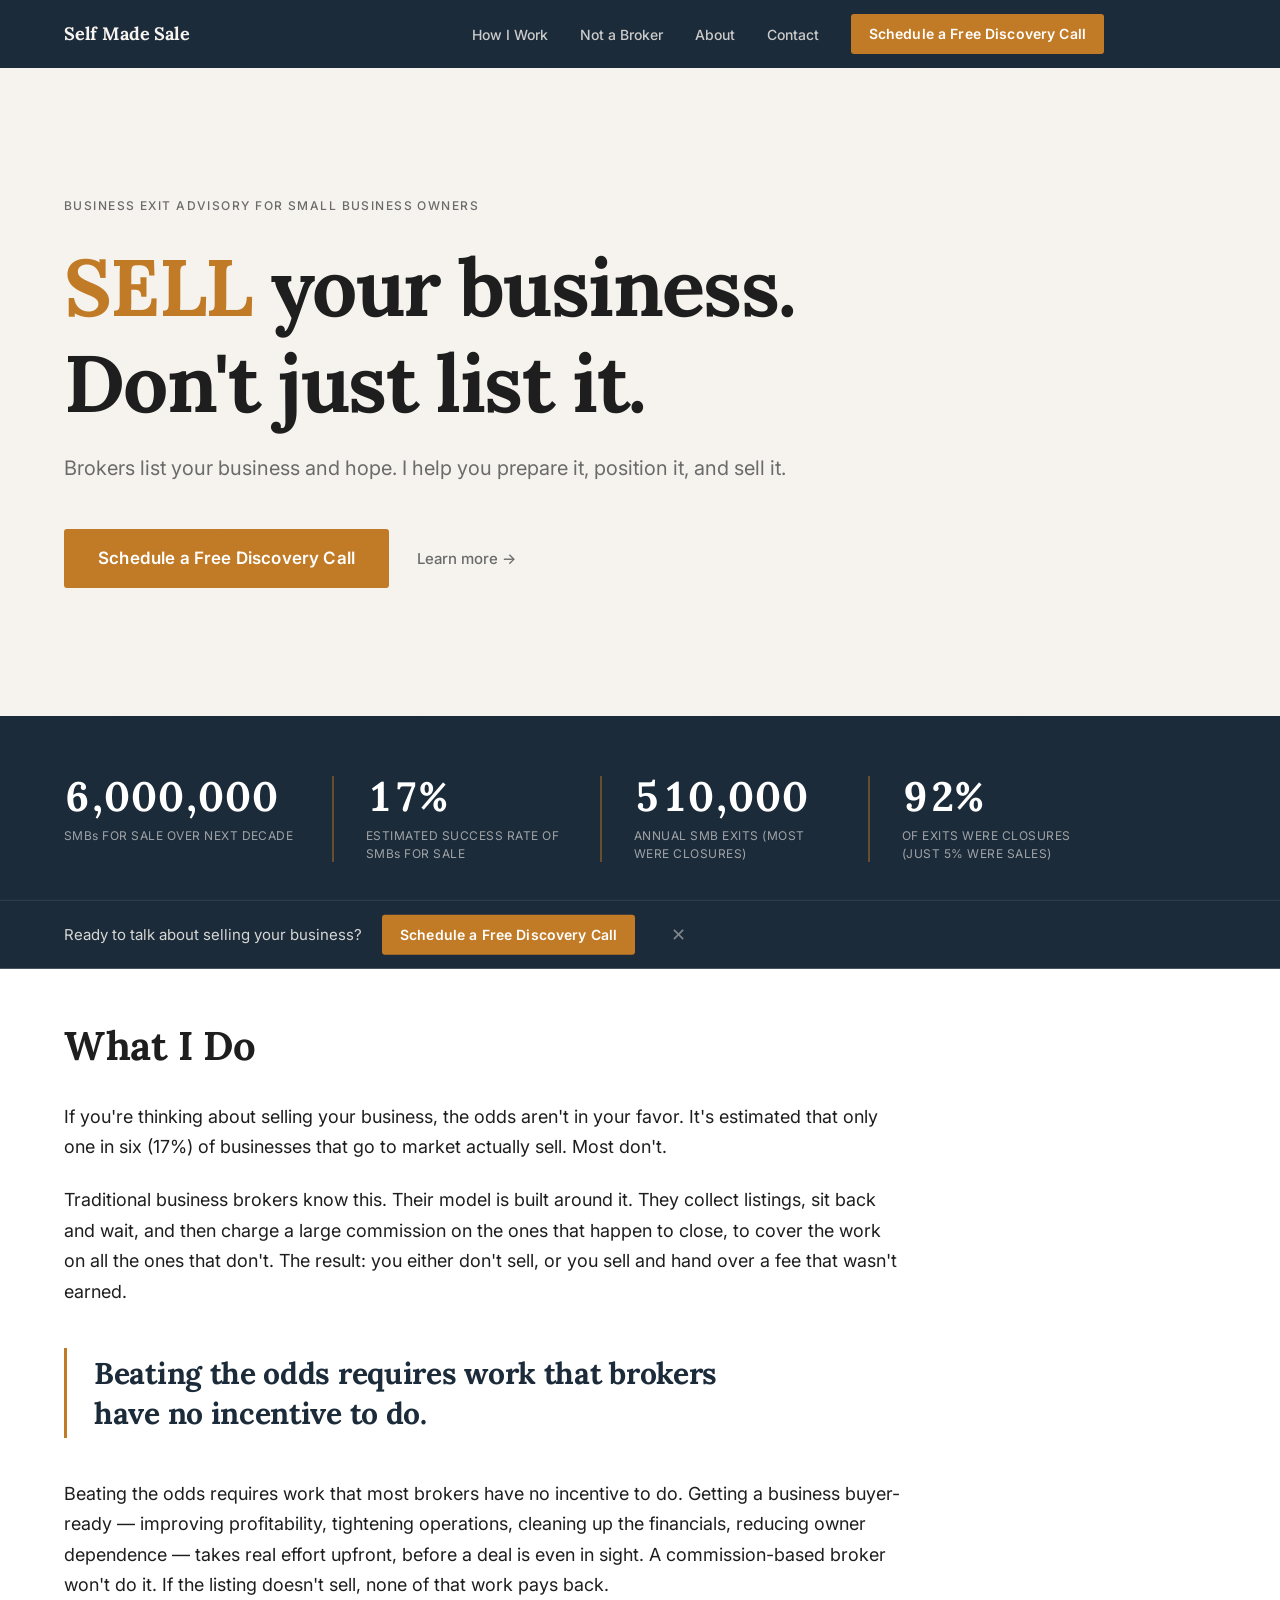
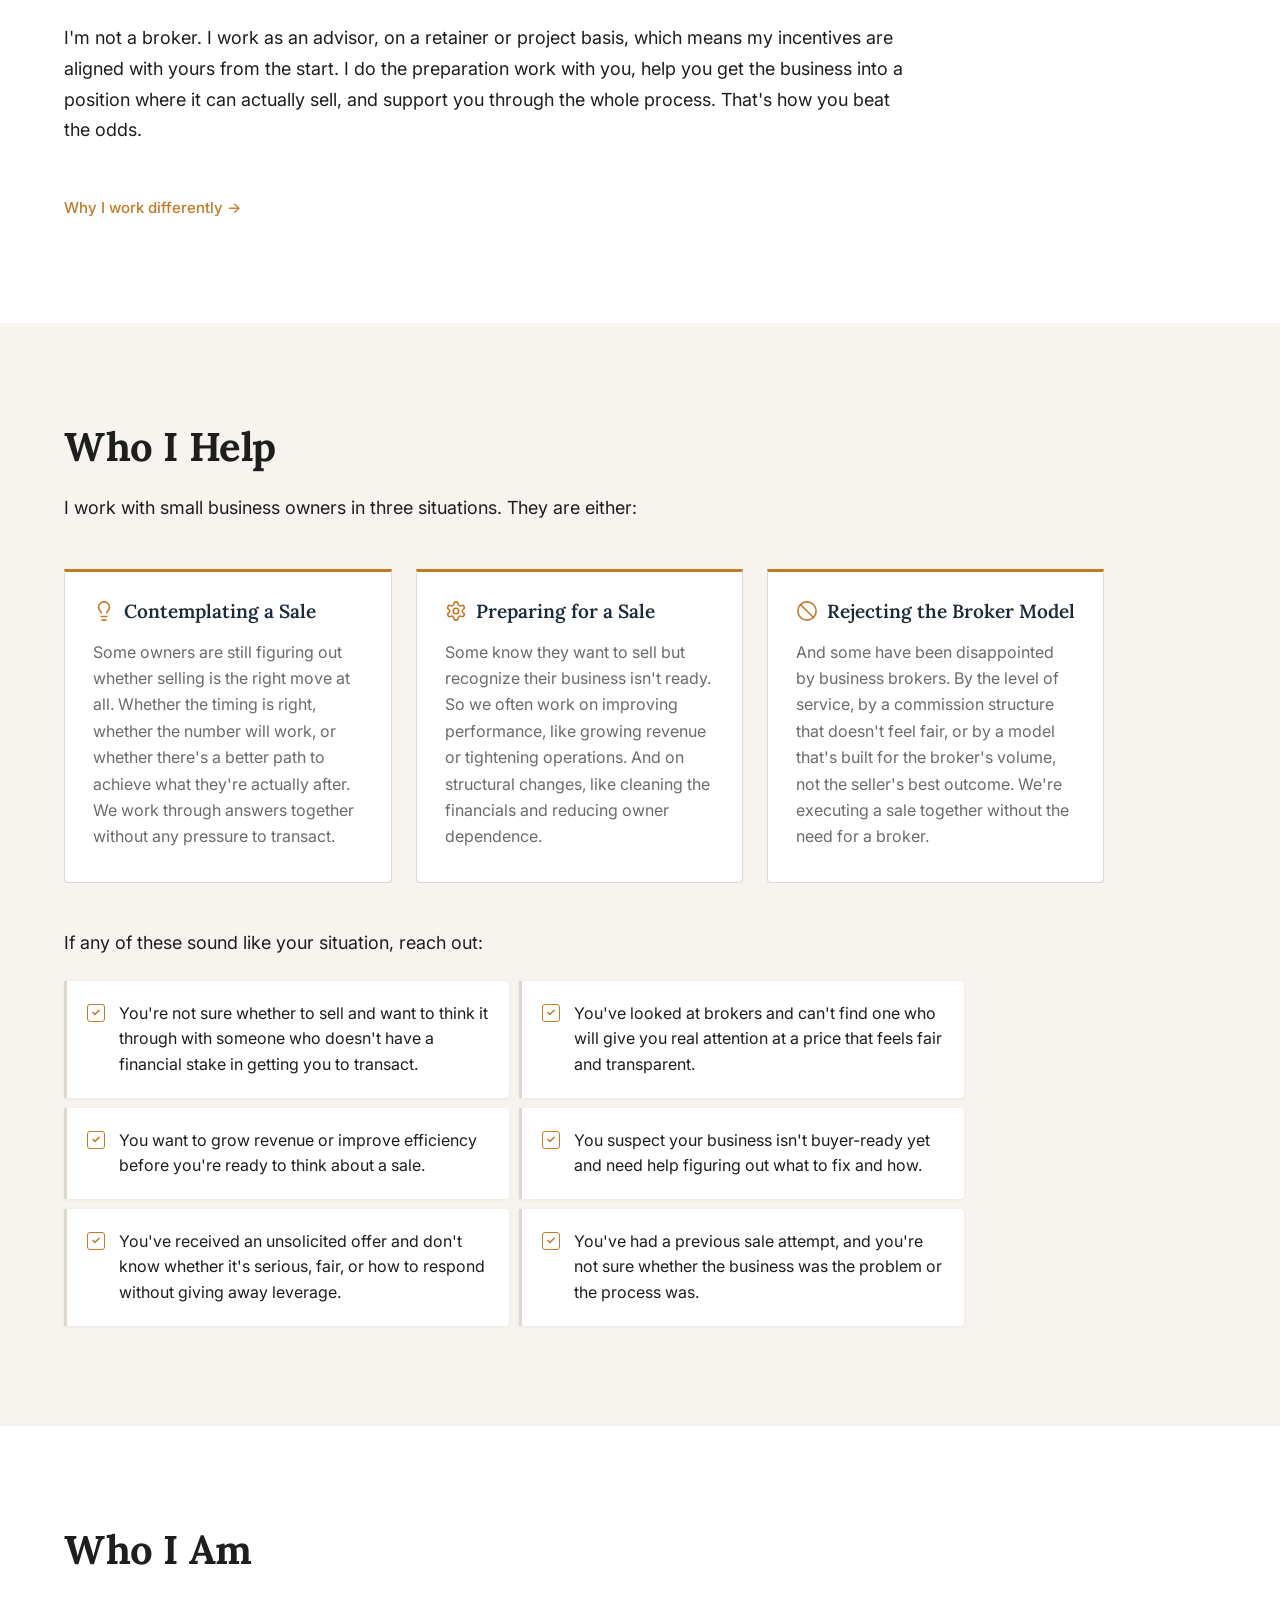
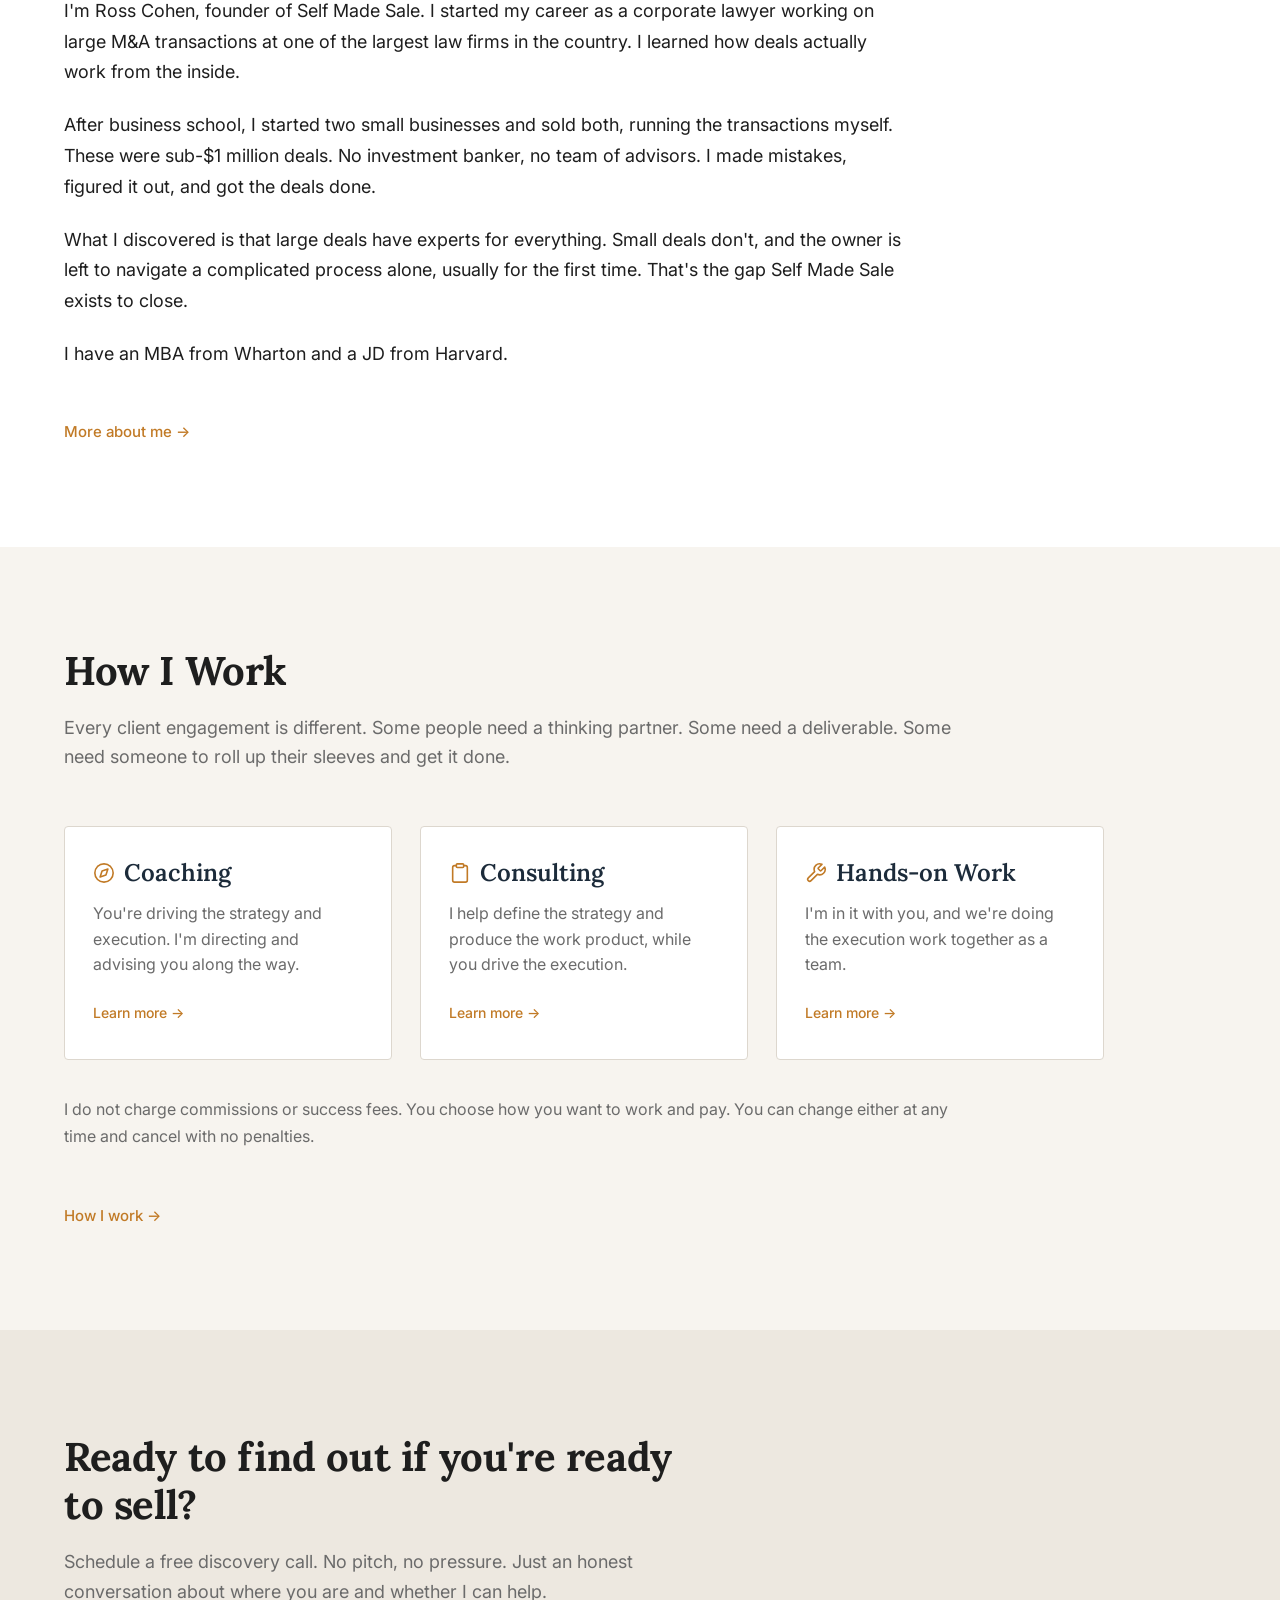
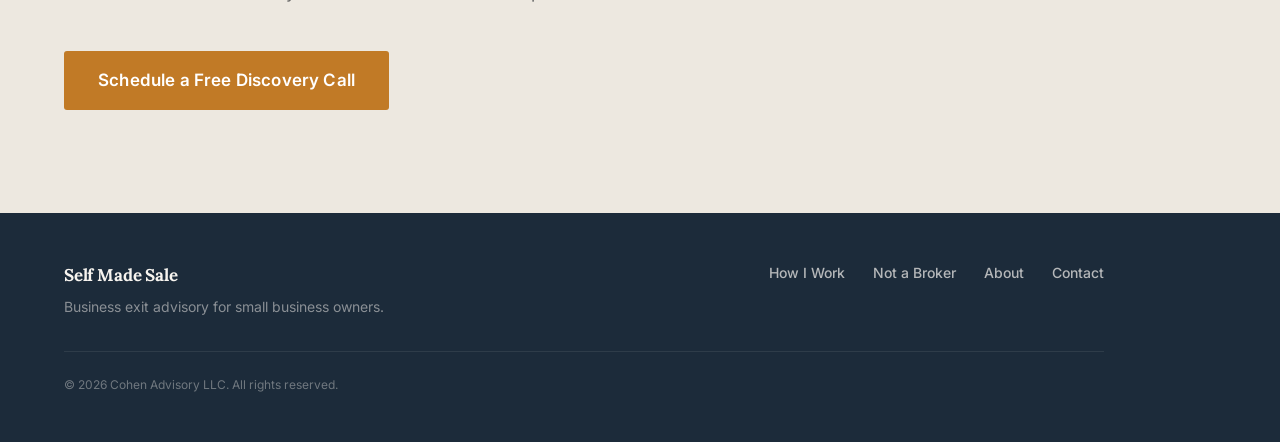
<file: index.html>
<!DOCTYPE html>
<html lang="en">
<head>
    <meta charset="UTF-8">
    <meta name="viewport" content="width=device-width, initial-scale=1.0">
    <title>Self Made Sale — Business Exit Advisory</title>
    <meta name="description" content="Self Made Sale helps small business owners prepare, position, and sell their businesses. Hourly advisory — not a broker.">
    <link rel="preconnect" href="https://fonts.googleapis.com">
    <link rel="preconnect" href="https://fonts.gstatic.com" crossorigin>
    <link href="https://fonts.googleapis.com/css2?family=Lora:wght@600;700&family=Inter:wght@400;500;600&display=swap" rel="stylesheet">
    <link rel="stylesheet" href="styles.css">
    <link rel="icon" href="data:image/svg+xml,<svg xmlns='http://www.w3.org/2000/svg' viewBox='0 0 100 100'><rect width='100' height='100' fill='%23F7F4EF'/><text y='78' x='50' text-anchor='middle' font-size='64' font-family='Georgia,serif' font-weight='700' fill='%231C2B3A'>S</text></svg>">
</head>
<body>

    <!-- ================================================================
         NAVIGATION
         ================================================================ -->
    <nav class="nav" id="main-nav">
        <div class="container nav-inner">
            <a href="index.html" class="nav-logo">Self Made Sale</a>
            <button class="nav-toggle" id="nav-toggle" aria-label="Toggle navigation" aria-expanded="false">
                <span></span>
                <span></span>
                <span></span>
            </button>
            <ul class="nav-links" id="nav-links">
                <li><a href="how-i-work.html">How I Work</a></li>
                <li><a href="not-a-broker.html">Not a Broker</a></li>

                <li><a href="about.html">About</a></li>
                <li><a href="#" class="contact-trigger">Contact</a></li>
                <li><a href="https://calendar.app.google/1Awy9fHebL7j779u8" class="btn btn-amber btn-sm" target="_blank" rel="noopener noreferrer">Schedule a Free Discovery Call</a></li>
            </ul>
        </div>
    </nav>

    <!-- ================================================================
         SECTION 1: HERO
         ================================================================ -->
    <section class="hero">
        <div class="container hero-inner">
            <p class="hero-eyebrow">Business exit advisory for small business owners</p>
            <h1><span class="hero-headline-accent">Sell</span> your business.<br>Don't just list it.</h1>
            <p class="hero-subhead">Brokers list your business and hope. I help you prepare it, position it, and sell it.</p>
            <div class="hero-actions">
                <a href="https://calendar.app.google/1Awy9fHebL7j779u8" class="btn btn-amber btn-lg" target="_blank" rel="noopener noreferrer">Schedule a Free Discovery Call</a>
                <a href="#what-i-do" class="hero-learn-more">Learn more →</a>
            </div>
        </div>
    </section>

    <!-- ================================================================
         SECTION 2: STATS BAR
         ================================================================ -->
    <section class="stats-bar" aria-label="Key statistics">
        <div class="container stats-grid">
            <div class="stat-item">
                <div class="stat-number" data-count="6000000">0</div>
                <div class="stat-label">SMB<span class="lc">s</span> for sale over next decade</div>
            </div>
            <div class="stat-item">
                <div class="stat-number" data-count="17" data-suffix="%">0%</div>
                <div class="stat-label">estimated success rate of SMB<span class="lc">s</span> for sale</div>
            </div>
            <div class="stat-item">
                <div class="stat-number" data-count="510000">0</div>
                <div class="stat-label">Annual SMB exits (most were closures)</div>
            </div>
            <div class="stat-item">
                <div class="stat-number" data-count="92" data-suffix="%">0%</div>
                <div class="stat-label">of exits were closures (just 5% were sales)</div>
            </div>
        </div>
    </section>

    <!-- ================================================================
         SECTION 3: WHAT I DO
         ================================================================ -->
    <section class="section section-what reveal-section" id="what-i-do">
        <div class="container editorial">
            <h2>What I Do</h2>
            <p>If you're thinking about selling your business, the odds aren't in your favor. It's estimated that only one in six (17%) of businesses that go to market actually sell. Most don't.</p>
            <p>Traditional business brokers know this. Their model is built around it. They collect listings, sit back and wait, and then charge a large commission on the ones that happen to close, to cover the work on all the ones that don't. The result: you either don't sell, or you sell and hand over a fee that wasn't earned.</p>
            <blockquote class="pull-quote">Beating the odds requires work that brokers have no incentive to do.</blockquote>
            <p>Beating the odds requires work that most brokers have no incentive to do. Getting a business buyer-ready — improving profitability, tightening operations, cleaning up the financials, reducing owner dependence — takes real effort upfront, before a deal is even in sight. A commission-based broker won't do it. If the listing doesn't sell, none of that work pays back.</p>
            <p>I'm not a broker. I work as an advisor, on a retainer or project basis, which means my incentives are aligned with yours from the start. I do the preparation work with you, help you get the business into a position where it can actually sell, and support you through the whole process. That's how you beat the odds.</p>
            <a href="not-a-broker.html" class="link-arrow">Why I work differently →</a>
        </div>
    </section>

    <!-- ================================================================
         SECTION 4: WHO I HELP
         ================================================================ -->
    <section class="section section-who-help reveal-section" id="who-i-help">
        <div class="container">
            <div class="editorial">
                <h2>Who I Help</h2>
                <p>I work with small business owners in three situations. They are either:</p>
            </div>
            <div class="who-help-cards">
                <div class="who-help-card">
                    <h3><svg xmlns="http://www.w3.org/2000/svg" width="22" height="22" viewBox="0 0 24 24" fill="none" stroke="currentColor" stroke-width="1.75" stroke-linecap="round" stroke-linejoin="round" class="who-help-card-icon" aria-hidden="true"><path d="M15 14c.2-1 .7-1.7 1.5-2.5 1-.9 1.5-2.2 1.5-3.5A6 6 0 0 0 6 8c0 1 .2 2.2 1.5 3.5.7.7 1.3 1.5 1.5 2.5"/><path d="M9 18h6"/><path d="M10 22h4"/></svg>Contemplating a Sale</h3>
                    <p>Some owners are still figuring out whether selling is the right move at all. Whether the timing is right, whether the number will work, or whether there's a better path to achieve what they're actually after. We work through answers together without any pressure to transact.</p>
                </div>
                <div class="who-help-card">
                    <h3><svg xmlns="http://www.w3.org/2000/svg" width="22" height="22" viewBox="0 0 24 24" fill="none" stroke="currentColor" stroke-width="1.75" stroke-linecap="round" stroke-linejoin="round" class="who-help-card-icon" aria-hidden="true"><path d="M12.22 2h-.44a2 2 0 0 0-2 2v.18a2 2 0 0 1-1 1.73l-.43.25a2 2 0 0 1-2 0l-.15-.08a2 2 0 0 0-2.73.73l-.22.38a2 2 0 0 0 .73 2.73l.15.1a2 2 0 0 1 1 1.72v.51a2 2 0 0 1-1 1.74l-.15.09a2 2 0 0 0-.73 2.73l.22.38a2 2 0 0 0 2.73.73l.15-.08a2 2 0 0 1 2 0l.43.25a2 2 0 0 1 1 1.73V20a2 2 0 0 0 2 2h.44a2 2 0 0 0 2-2v-.18a2 2 0 0 1 1-1.73l.43-.25a2 2 0 0 1 2 0l.15.08a2 2 0 0 0 2.73-.73l.22-.39a2 2 0 0 0-.73-2.73l-.15-.08a2 2 0 0 1-1-1.74v-.5a2 2 0 0 1 1-1.74l.15-.09a2 2 0 0 0 .73-2.73l-.22-.38a2 2 0 0 0-2.73-.73l-.15.08a2 2 0 0 1-2 0l-.43-.25a2 2 0 0 1-1-1.73V4a2 2 0 0 0-2-2z"/><circle cx="12" cy="12" r="3"/></svg>Preparing for a Sale</h3>
                    <p>Some know they want to sell but recognize their business isn't ready. So we often work on improving performance, like growing revenue or tightening operations. And on structural changes, like cleaning the financials and reducing owner dependence.</p>
                </div>
                <div class="who-help-card">
                    <h3><svg xmlns="http://www.w3.org/2000/svg" width="22" height="22" viewBox="0 0 24 24" fill="none" stroke="currentColor" stroke-width="1.75" stroke-linecap="round" stroke-linejoin="round" class="who-help-card-icon" aria-hidden="true"><circle cx="12" cy="12" r="10"/><line x1="4.93" y1="4.93" x2="19.07" y2="19.07"/></svg>Rejecting the Broker Model</h3>
                    <p>And some have been disappointed by business brokers. By the level of service, by a commission structure that doesn't feel fair, or by a model that's built for the broker's volume, not the seller's best outcome. We're executing a sale together without the need for a broker.</p>
                </div>
            </div>
            <div class="editorial">
                <p>If any of these sound like your situation, reach out:</p>
                <ul class="situations-list">
                    <li class="situation-item">You're not sure whether to sell and want to think it through with someone who doesn't have a financial stake in getting you to transact.</li>
                    <li class="situation-item">You've looked at brokers and can't find one who will give you real attention at a price that feels fair and transparent.</li>
                    <li class="situation-item">You want to grow revenue or improve efficiency before you're ready to think about a sale.</li>
                    <li class="situation-item">You suspect your business isn't buyer-ready yet and need help figuring out what to fix and how.</li>
                    <li class="situation-item">You've received an unsolicited offer and don't know whether it's serious, fair, or how to respond without giving away leverage.</li>
                    <li class="situation-item">You've had a previous sale attempt, and you're not sure whether the business was the problem or the process was.</li>
                </ul>
            </div>
        </div>
    </section>

    <!-- ================================================================
         SECTION 5: WHO I AM (abbreviated)
         ================================================================ -->
    <section class="section section-who reveal-section" id="who-i-am">
        <div class="container editorial">
            <h2>Who I Am</h2>

<p>I'm Ross Cohen, founder of Self Made Sale. I started my career as a corporate lawyer working on large M&A transactions at one of the largest law firms in the country. I learned how deals actually work from the inside.</p>
<p>After business school, I started two small businesses and sold both, running the transactions myself. These were sub-$1 million deals. No investment banker, no team of advisors. I made mistakes, figured it out, and got the deals done.</p>

<p>What I discovered is that large deals have experts for everything. Small deals don't, and the owner is left to navigate a complicated process alone, usually for the first time. That's the gap Self Made Sale exists to close.</p>

<p>I have an MBA from Wharton and a JD from Harvard.</p>
            <a href="about.html" class="link-arrow">More about me →</a>
        </div>
    </section>

    <!-- ================================================================
         SECTION 5: HOW I WORK (3-column summary)
         ================================================================ -->
    <section class="section section-how reveal-section" id="how-i-work">
        <div class="container">
            <h2>How I Work</h2>
            <p class="section-intro">Every client engagement is different. Some people need a thinking partner. Some need a deliverable. Some need someone to roll up their sleeves and get it done.</p>
            <div class="how-grid">
                <div class="how-card">
                    <h3><svg xmlns="http://www.w3.org/2000/svg" width="22" height="22" viewBox="0 0 24 24" fill="none" stroke="currentColor" stroke-width="1.75" stroke-linecap="round" stroke-linejoin="round" class="who-help-card-icon" aria-hidden="true"><circle cx="12" cy="12" r="10"/><polygon points="16.24 7.76 14.12 14.12 7.76 16.24 9.88 9.88 16.24 7.76"/></svg>Coaching</h3>
                    <p>You're driving the strategy and execution. I'm directing and advising you along the way.</p>
                    <a href="how-i-work.html#coaching" class="link-arrow how-card-link">Learn more →</a>
                </div>
                <div class="how-card">
                    <h3><svg xmlns="http://www.w3.org/2000/svg" width="22" height="22" viewBox="0 0 24 24" fill="none" stroke="currentColor" stroke-width="1.75" stroke-linecap="round" stroke-linejoin="round" class="who-help-card-icon" aria-hidden="true"><path d="M16 4h2a2 2 0 0 1 2 2v14a2 2 0 0 1-2 2H6a2 2 0 0 1-2-2V6a2 2 0 0 1 2-2h2"/><rect x="8" y="2" width="8" height="4" rx="1" ry="1"/></svg>Consulting</h3>
                    <p>I help define the strategy and produce the work product, while you drive the execution.</p>
                    <a href="how-i-work.html#consulting" class="link-arrow how-card-link">Learn more →</a>
                </div>
                <div class="how-card">
                    <h3><svg xmlns="http://www.w3.org/2000/svg" width="22" height="22" viewBox="0 0 24 24" fill="none" stroke="currentColor" stroke-width="1.75" stroke-linecap="round" stroke-linejoin="round" class="who-help-card-icon" aria-hidden="true"><path d="M14.7 6.3a1 1 0 0 0 0 1.4l1.6 1.6a1 1 0 0 0 1.4 0l3.77-3.77a6 6 0 0 1-7.94 7.94l-6.91 6.91a2.12 2.12 0 0 1-3-3l6.91-6.91a6 6 0 0 1 7.94-7.94l-3.76 3.76z"/></svg>Hands-on Work</h3>
                    <p>I'm in it with you, and we're doing the execution work together as a team.</p>
                    <a href="how-i-work.html#hands-on-work" class="link-arrow how-card-link">Learn more →</a>
                </div>
            </div>
            <p class="how-note">I do not charge commissions or success fees. You choose how you want to work and pay. You can change either at any time and cancel with no penalties.</p>
            <a href="how-i-work.html" class="link-arrow">How I work →</a>
        </div>
    </section>

    <!-- ================================================================
         SECTION 6: TESTIMONIALS (scaffolded — hidden until populated)
         ================================================================ -->
    <!-- TODO: Remove the `hidden` attribute and add testimonial items when available. -->
    <section class="section section-testimonials reveal-section" id="testimonials" hidden>
        <div class="container testimonials-grid">
            <!--
                Add testimonials using this markup pattern:

                <blockquote class="testimonial-item">
                    <p class="testimonial-text">"Testimonial quote goes here."</p>
                    <footer class="testimonial-attribution">
                        <strong>Client Name</strong>, Business Type
                    </footer>
                </blockquote>
            -->
        </div>
    </section>

    <!-- ================================================================
         SECTION 7: CTA
         ================================================================ -->
    <section class="section section-cta reveal-section" id="contact">
        <div class="container cta-inner">
            <h2>Ready to find out if you're ready to sell?</h2>
            <p>Schedule a free discovery call. No pitch, no pressure. Just an honest conversation about where you are and whether I can help.</p>
            <a href="https://calendar.app.google/1Awy9fHebL7j779u8" class="btn btn-amber btn-lg" target="_blank" rel="noopener noreferrer">Schedule a Free Discovery Call</a>
        </div>
    </section>

    <!-- ================================================================
         FOOTER
         ================================================================ -->
    <footer class="footer">
        <div class="container footer-inner">
            <div class="footer-top">
                <div class="footer-brand">
                    <span class="footer-logo">Self Made Sale</span>
                    <span class="footer-tagline">Business exit advisory for small business owners.</span>
                </div>
                <nav class="footer-nav" aria-label="Footer navigation">
                    <a href="how-i-work.html">How I Work</a>
                    <a href="not-a-broker.html">Not a Broker</a>

                    <a href="about.html">About</a>
                    <a href="#" class="contact-trigger">Contact</a>
                </nav>
            </div>
            <p class="footer-legal">© 2026 Cohen Advisory LLC. All rights reserved.</p>
        </div>
    </footer>

    <!-- ================================================================
         STICKY DISCOVERY CALL BAR
         ================================================================ -->
    <div class="sticky-bar" id="sticky-bar">
        <div class="container sticky-bar-inner">
            <span class="sticky-bar-text">Ready to talk about selling your business?</span>
            <a href="https://calendar.app.google/1Awy9fHebL7j779u8" class="btn btn-amber btn-sm" target="_blank" rel="noopener noreferrer">Schedule a Free Discovery Call</a>
            <button class="sticky-bar-close" id="sticky-bar-close" aria-label="Dismiss">&#x2715;</button>
        </div>
    </div>

    <!-- ================================================================
         CONTACT FORM MODAL
         ================================================================ -->
    <div class="contact-modal" id="contact-modal" role="dialog" aria-modal="true" aria-label="Contact form" hidden>
        <div class="contact-modal-overlay" id="contact-modal-overlay"></div>
        <div class="contact-modal-box">
            <button class="contact-modal-close" id="contact-modal-close" aria-label="Close contact form">&#x2715;</button>
            <iframe src="https://docs.google.com/forms/d/e/1FAIpQLSfPkIqIH0m0FfRTzsk3r-wWbfALVjV-FiWlqww_6iNpNB8LVA/viewform?embedded=true" width="100%" height="580" frameborder="0" marginheight="0" marginwidth="0" title="Contact form" loading="lazy">Loading…</iframe>
        </div>
    </div>

    <!-- ================================================================
         SCRIPTS
         ================================================================ -->
    <script>
    (function () {

        // --- Stat counter animation ---
        function animateCounter(el) {
            var target = parseInt(el.dataset.count, 10);
            var suffix = el.dataset.suffix || '';
            var duration = 1500;
            var startTime = performance.now();

            function tick(now) {
                var elapsed = now - startTime;
                var progress = Math.min(elapsed / duration, 1);
                var eased = 1 - Math.pow(1 - progress, 3); // ease-out cubic
                var value = Math.round(target * eased);
                el.textContent = value.toLocaleString() + suffix;
                if (progress < 1) requestAnimationFrame(tick);
            }

            requestAnimationFrame(tick);
        }

        var statsSection = document.querySelector('.stats-bar');
        if (statsSection) {
            var statsObserver = new IntersectionObserver(function (entries) {
                entries.forEach(function (entry) {
                    if (entry.isIntersecting) {
                        entry.target.querySelectorAll('.stat-number[data-count]').forEach(animateCounter);
                        statsObserver.unobserve(entry.target);
                    }
                });
            }, { threshold: 0.4 });
            statsObserver.observe(statsSection);
        }

        // --- Scroll reveal ---
        var revealObserver = new IntersectionObserver(function (entries) {
            entries.forEach(function (entry) {
                if (entry.isIntersecting) {
                    entry.target.classList.add('revealed');
                    revealObserver.unobserve(entry.target);
                }
            });
        }, { threshold: 0.1 });

        document.querySelectorAll('.reveal-section').forEach(function (el) {
            revealObserver.observe(el);
        });

        // --- Situation list hover handled via CSS ---

        // --- Sticky discovery call bar ---
        var stickyBar = document.getElementById('sticky-bar');
        var stickyClose = document.getElementById('sticky-bar-close');
        var footer = document.querySelector('.footer');
        var dismissed = false;

        window.addEventListener('scroll', function () {
            if (dismissed) return;
            var pastThreshold = window.scrollY > 400;
            var footerVisible = footer && footer.getBoundingClientRect().top < window.innerHeight;
            if (pastThreshold && !footerVisible) {
                stickyBar.classList.add('visible');
            } else {
                stickyBar.classList.remove('visible');
            }
        }, { passive: true });

        if (stickyClose) {
            stickyClose.addEventListener('click', function () {
                dismissed = true;
                stickyBar.classList.remove('visible');
            });
        }

        // --- Contact form modal ---
        var contactModal = document.getElementById('contact-modal');
        var contactModalClose = document.getElementById('contact-modal-close');
        var contactModalOverlay = document.getElementById('contact-modal-overlay');

        function openContactModal(e) {
            e.preventDefault();
            contactModal.removeAttribute('hidden');
            document.body.style.overflow = 'hidden';
            contactModalClose.focus();
        }

        function closeContactModal() {
            contactModal.setAttribute('hidden', '');
            document.body.style.overflow = '';
        }

        document.querySelectorAll('.contact-trigger').forEach(function (el) {
            el.addEventListener('click', openContactModal);
        });

        if (contactModalClose) {
            contactModalClose.addEventListener('click', closeContactModal);
        }

        if (contactModalOverlay) {
            contactModalOverlay.addEventListener('click', closeContactModal);
        }

        document.addEventListener('keydown', function (e) {
            if (e.key === 'Escape' && contactModal && !contactModal.hasAttribute('hidden')) {
                closeContactModal();
            }
        });

        // --- Mobile nav toggle ---
        var navToggle = document.getElementById('nav-toggle');
        var navLinks = document.getElementById('nav-links');
        if (navToggle && navLinks) {
            navToggle.addEventListener('click', function () {
                var expanded = this.getAttribute('aria-expanded') === 'true';
                this.setAttribute('aria-expanded', String(!expanded));
                navLinks.classList.toggle('nav-open');
            });
        }

    }());
    </script>

</body>
</html>
</file>
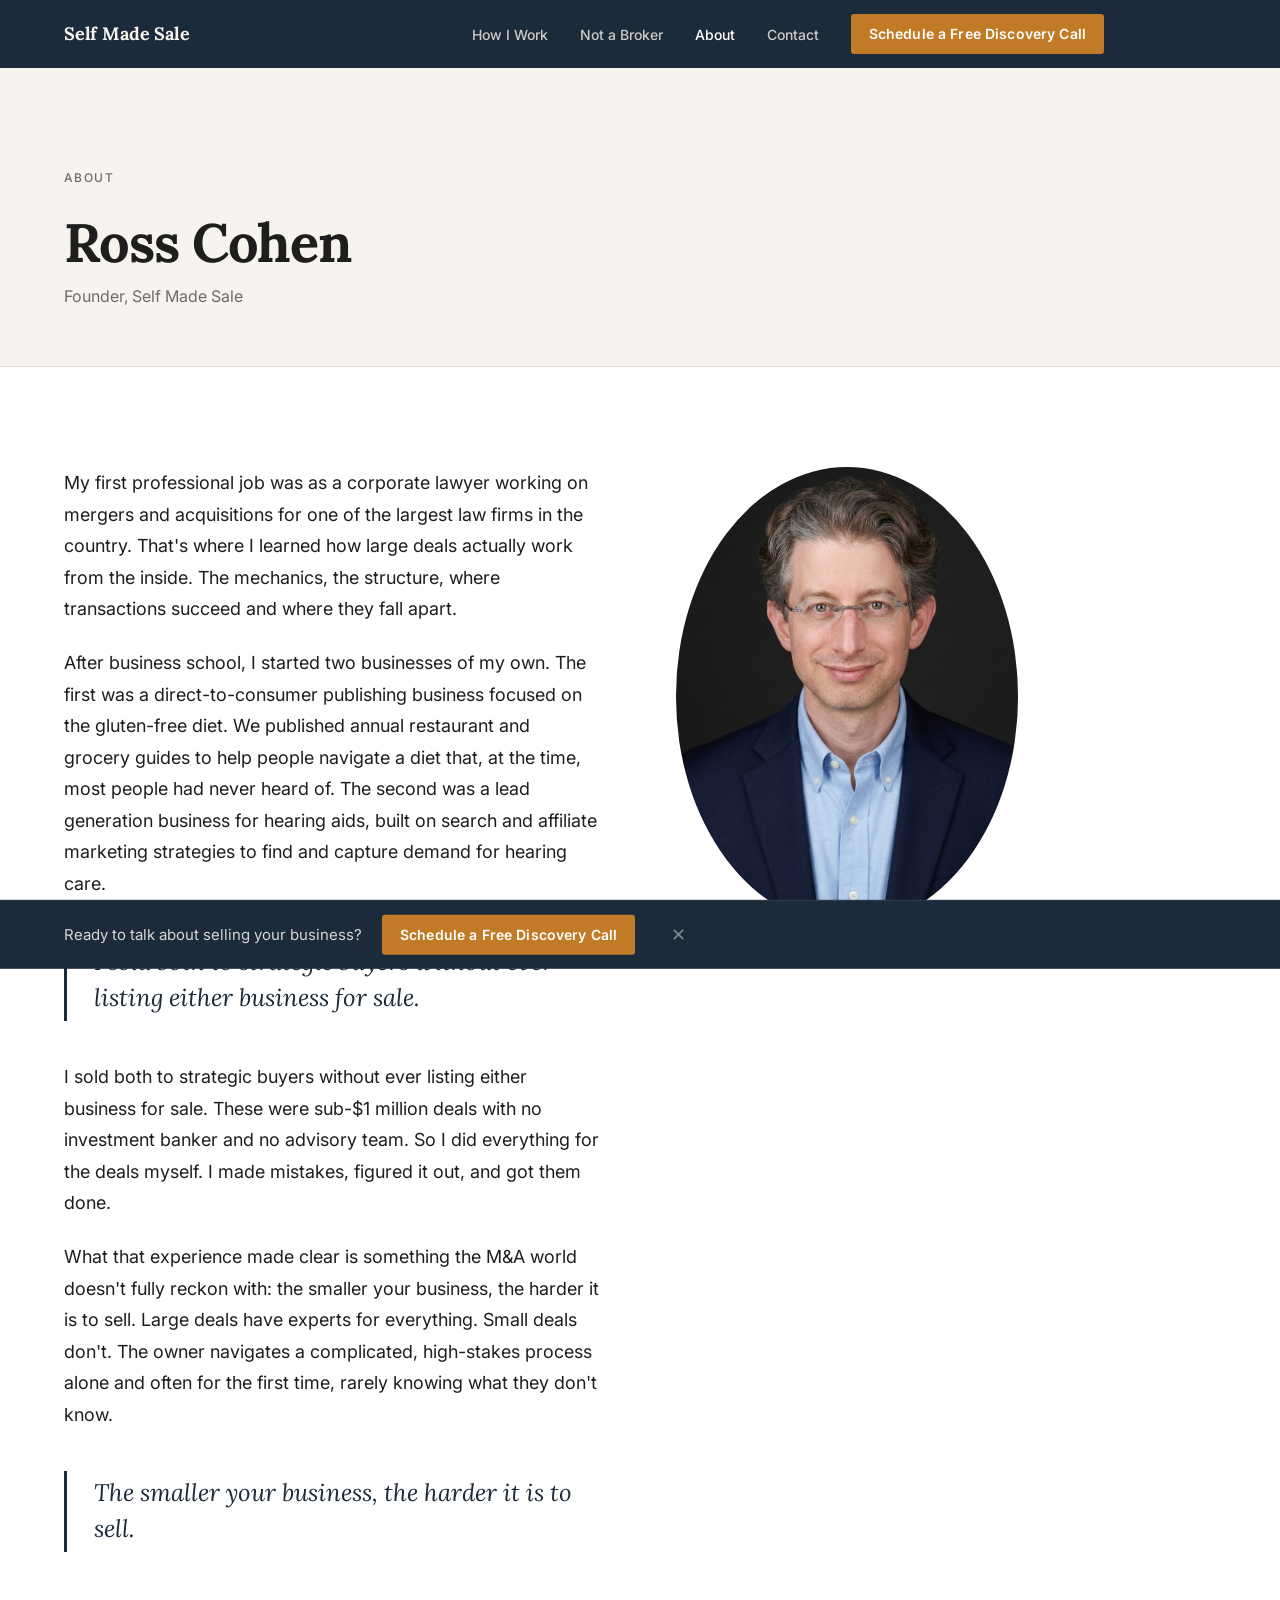
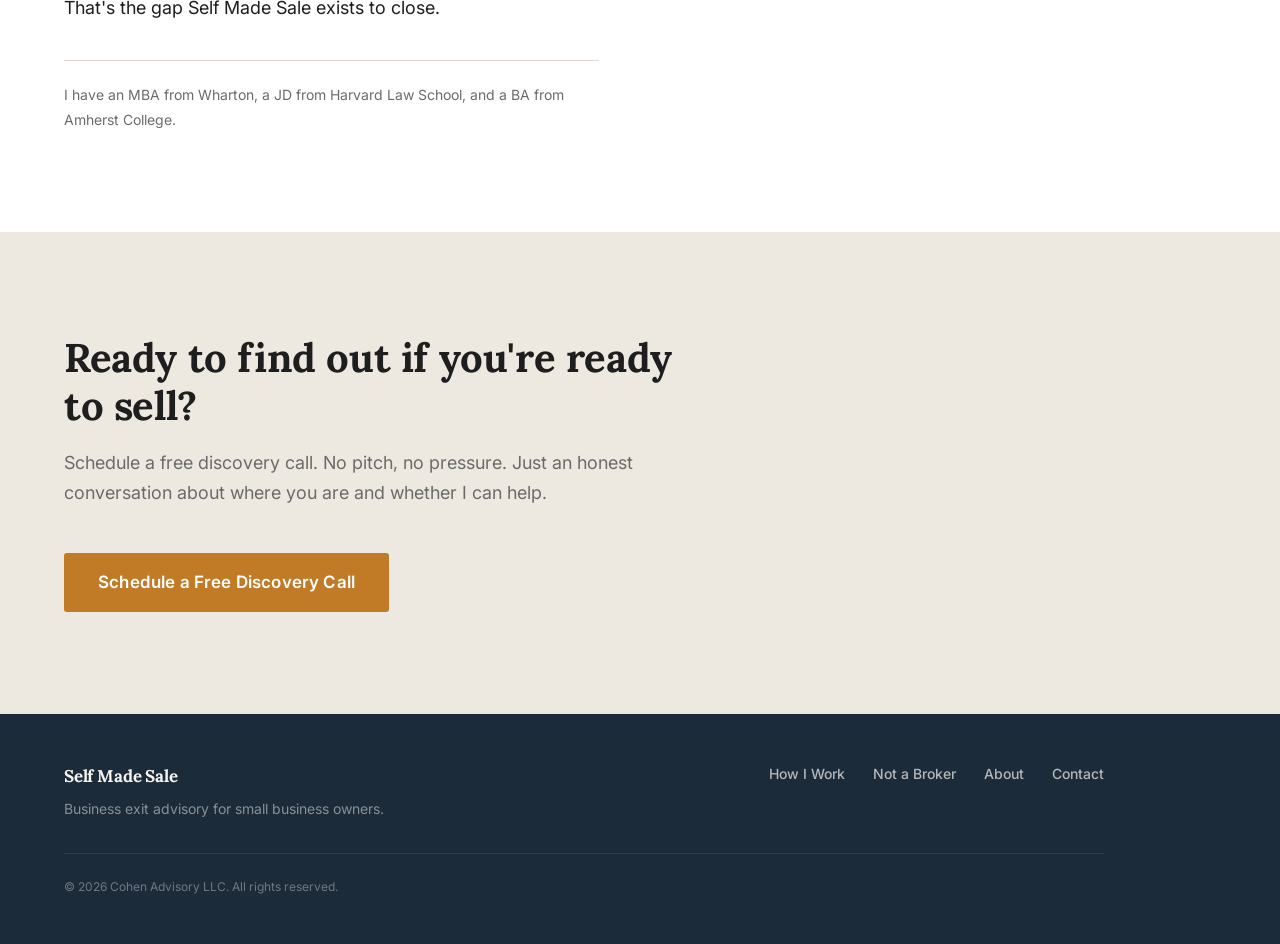
<file: about.html>
<!DOCTYPE html>
<html lang="en">
<head>
    <meta charset="UTF-8">
    <meta name="viewport" content="width=device-width, initial-scale=1.0">
    <title>About Ross Cohen — Self Made Sale</title>
    <meta name="description" content="Ross Cohen is the founder of Self Made Sale. A former M&A lawyer and entrepreneur who sold two businesses, he helps small business owners prepare, position, and sell.">
    <link rel="preconnect" href="https://fonts.googleapis.com">
    <link rel="preconnect" href="https://fonts.gstatic.com" crossorigin>
    <link href="https://fonts.googleapis.com/css2?family=Lora:wght@600;700&family=Inter:wght@400;500;600&display=swap" rel="stylesheet">
    <link rel="stylesheet" href="styles.css">
    <link rel="icon" href="data:image/svg+xml,<svg xmlns='http://www.w3.org/2000/svg' viewBox='0 0 100 100'><rect width='100' height='100' fill='%23F7F4EF'/><text y='78' x='50' text-anchor='middle' font-size='64' font-family='Georgia,serif' font-weight='700' fill='%231C2B3A'>S</text></svg>">
</head>
<body>

    <!-- ================================================================
         NAVIGATION
         ================================================================ -->
    <nav class="nav" id="main-nav">
        <div class="container nav-inner">
            <a href="index.html" class="nav-logo">Self Made Sale</a>
            <button class="nav-toggle" id="nav-toggle" aria-label="Toggle navigation" aria-expanded="false">
                <span></span>
                <span></span>
                <span></span>
            </button>
            <ul class="nav-links" id="nav-links">
                <li><a href="how-i-work.html">How I Work</a></li>
                <li><a href="not-a-broker.html">Not a Broker</a></li>
                <li><a href="about.html" aria-current="page">About</a></li>
                <li><a href="#" class="contact-trigger">Contact</a></li>
                <li><a href="https://calendar.app.google/1Awy9fHebL7j779u8" class="btn btn-amber btn-sm" target="_blank" rel="noopener noreferrer">Schedule a Free Discovery Call</a></li>
            </ul>
        </div>
    </nav>

    <!-- ================================================================
         PAGE HEADER
         ================================================================ -->
    <header class="page-header">
        <div class="container">
            <p class="hero-eyebrow">About</p>
            <h1>Ross Cohen</h1>
            <p class="page-header-sub">Founder, Self Made Sale</p>
        </div>
    </header>

    <!-- ================================================================
         BIO SECTION
         ================================================================ -->
    <section class="section section-about reveal-section">
        <div class="container who-grid">
            <div class="about-bio">
                <p>My first professional job was as a corporate lawyer working on mergers and acquisitions for one of the largest law firms in the country. That's where I learned how large deals actually work from the inside. The mechanics, the structure, where transactions succeed and where they fall apart.</p>
                <p>After business school, I started two businesses of my own. The first was a direct-to-consumer publishing business focused on the gluten-free diet. We published annual restaurant and grocery guides to help people navigate a diet that, at the time, most people had never heard of. The second was a lead generation business for hearing aids, built on search and affiliate marketing strategies to find and capture demand for hearing care.</p>
                <blockquote class="bio-pull-quote">I sold both to strategic buyers without ever listing either business for sale.</blockquote>
                <p>I sold both to strategic buyers without ever listing either business for sale. These were sub-$1 million deals with no investment banker and no advisory team. So I did everything for the deals myself. I made mistakes, figured it out, and got them done.</p>
                <p>What that experience made clear is something the M&A world doesn't fully reckon with: the smaller your business, the harder it is to sell. Large deals have experts for everything. Small deals don't. The owner navigates a complicated, high-stakes process alone and often for the first time, rarely knowing what they don't know.</p>
                <blockquote class="bio-pull-quote">The smaller your business, the harder it is to sell.</blockquote>
                <p>That's the gap Self Made Sale exists to close.</p>
                <hr class="bio-rule">
                <p class="bio-credentials">I have an MBA from Wharton, a JD from Harvard Law School, and a BA from Amherst College.</p>
            </div>
            <div class="who-portrait">
                <img src="Profile.png" alt="Ross Cohen, founder of Self Made Sale" loading="lazy" width="480" height="600">
            </div>
        </div>
    </section>

    <!-- ================================================================
         CTA
         ================================================================ -->
    <section class="section section-cta reveal-section">
        <div class="container cta-inner">
            <h2>Ready to find out if you're ready to sell?</h2>
            <p>Schedule a free discovery call. No pitch, no pressure. Just an honest conversation about where you are and whether I can help.</p>
            <a href="https://calendar.app.google/1Awy9fHebL7j779u8" class="btn btn-amber btn-lg" target="_blank" rel="noopener noreferrer">Schedule a Free Discovery Call</a>
        </div>
    </section>

    <!-- ================================================================
         FOOTER
         ================================================================ -->
    <footer class="footer">
        <div class="container footer-inner">
            <div class="footer-top">
                <div class="footer-brand">
                    <span class="footer-logo">Self Made Sale</span>
                    <span class="footer-tagline">Business exit advisory for small business owners.</span>
                </div>
                <nav class="footer-nav" aria-label="Footer navigation">
                    <a href="how-i-work.html">How I Work</a>
                    <a href="not-a-broker.html">Not a Broker</a>
                    <a href="about.html">About</a>
                    <a href="#" class="contact-trigger">Contact</a>
                </nav>
            </div>
            <p class="footer-legal">© 2026 Cohen Advisory LLC. All rights reserved.</p>
        </div>
    </footer>

    <!-- ================================================================
         STICKY DISCOVERY CALL BAR
         ================================================================ -->
    <div class="sticky-bar" id="sticky-bar">
        <div class="container sticky-bar-inner">
            <span class="sticky-bar-text">Ready to talk about selling your business?</span>
            <a href="https://calendar.app.google/1Awy9fHebL7j779u8" class="btn btn-amber btn-sm" target="_blank" rel="noopener noreferrer">Schedule a Free Discovery Call</a>
            <button class="sticky-bar-close" id="sticky-bar-close" aria-label="Dismiss">&#x2715;</button>
        </div>
    </div>

    <!-- ================================================================
         CONTACT FORM MODAL
         ================================================================ -->
    <div class="contact-modal" id="contact-modal" role="dialog" aria-modal="true" aria-label="Contact form" hidden>
        <div class="contact-modal-overlay" id="contact-modal-overlay"></div>
        <div class="contact-modal-box">
            <button class="contact-modal-close" id="contact-modal-close" aria-label="Close contact form">&#x2715;</button>
            <iframe src="https://docs.google.com/forms/d/e/1FAIpQLSfPkIqIH0m0FfRTzsk3r-wWbfALVjV-FiWlqww_6iNpNB8LVA/viewform?embedded=true" width="100%" height="580" frameborder="0" marginheight="0" marginwidth="0" title="Contact form" loading="lazy">Loading…</iframe>
        </div>
    </div>

    <!-- ================================================================
         SCRIPTS
         ================================================================ -->
    <script>
    (function () {

        // --- Scroll reveal ---
        var revealObserver = new IntersectionObserver(function (entries) {
            entries.forEach(function (entry) {
                if (entry.isIntersecting) {
                    entry.target.classList.add('revealed');
                    revealObserver.unobserve(entry.target);
                }
            });
        }, { threshold: 0.1 });

        document.querySelectorAll('.reveal-section').forEach(function (el) {
            revealObserver.observe(el);
        });

        // --- Sticky discovery call bar ---
        var stickyBar = document.getElementById('sticky-bar');
        var stickyClose = document.getElementById('sticky-bar-close');
        var footer = document.querySelector('.footer');
        var dismissed = false;

        window.addEventListener('scroll', function () {
            if (dismissed) return;
            var pastThreshold = window.scrollY > 400;
            var footerVisible = footer && footer.getBoundingClientRect().top < window.innerHeight;
            if (pastThreshold && !footerVisible) {
                stickyBar.classList.add('visible');
            } else {
                stickyBar.classList.remove('visible');
            }
        }, { passive: true });

        if (stickyClose) {
            stickyClose.addEventListener('click', function () {
                dismissed = true;
                stickyBar.classList.remove('visible');
            });
        }

        // --- Contact form modal ---
        var contactModal = document.getElementById('contact-modal');
        var contactModalClose = document.getElementById('contact-modal-close');
        var contactModalOverlay = document.getElementById('contact-modal-overlay');

        function openContactModal(e) {
            e.preventDefault();
            contactModal.removeAttribute('hidden');
            document.body.style.overflow = 'hidden';
            contactModalClose.focus();
        }

        function closeContactModal() {
            contactModal.setAttribute('hidden', '');
            document.body.style.overflow = '';
        }

        document.querySelectorAll('.contact-trigger').forEach(function (el) {
            el.addEventListener('click', openContactModal);
        });

        if (contactModalClose) {
            contactModalClose.addEventListener('click', closeContactModal);
        }

        if (contactModalOverlay) {
            contactModalOverlay.addEventListener('click', closeContactModal);
        }

        document.addEventListener('keydown', function (e) {
            if (e.key === 'Escape' && contactModal && !contactModal.hasAttribute('hidden')) {
                closeContactModal();
            }
        });

        // --- Mobile nav toggle ---
        var navToggle = document.getElementById('nav-toggle');
        var navLinks = document.getElementById('nav-links');
        if (navToggle && navLinks) {
            navToggle.addEventListener('click', function () {
                var expanded = this.getAttribute('aria-expanded') === 'true';
                this.setAttribute('aria-expanded', String(!expanded));
                navLinks.classList.toggle('nav-open');
            });
        }

    }());
    </script>

</body>
</html>
</file>
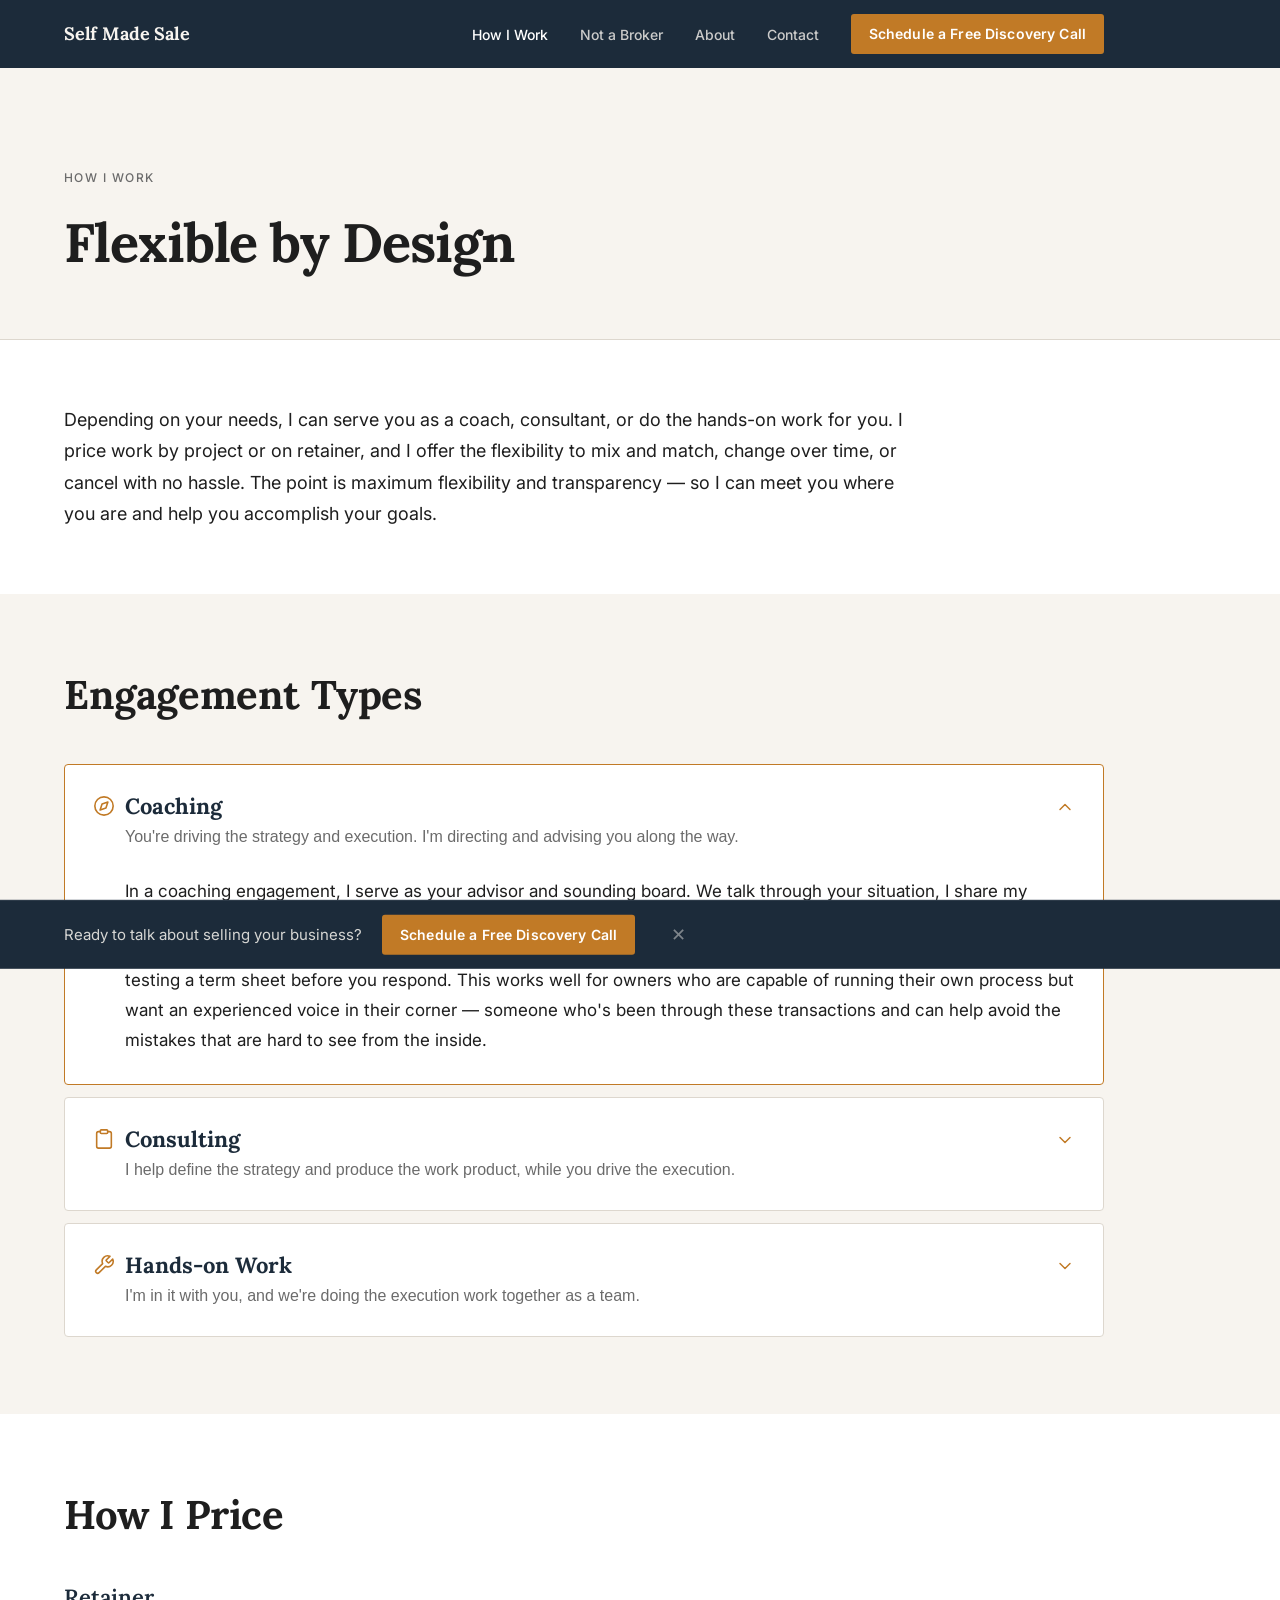
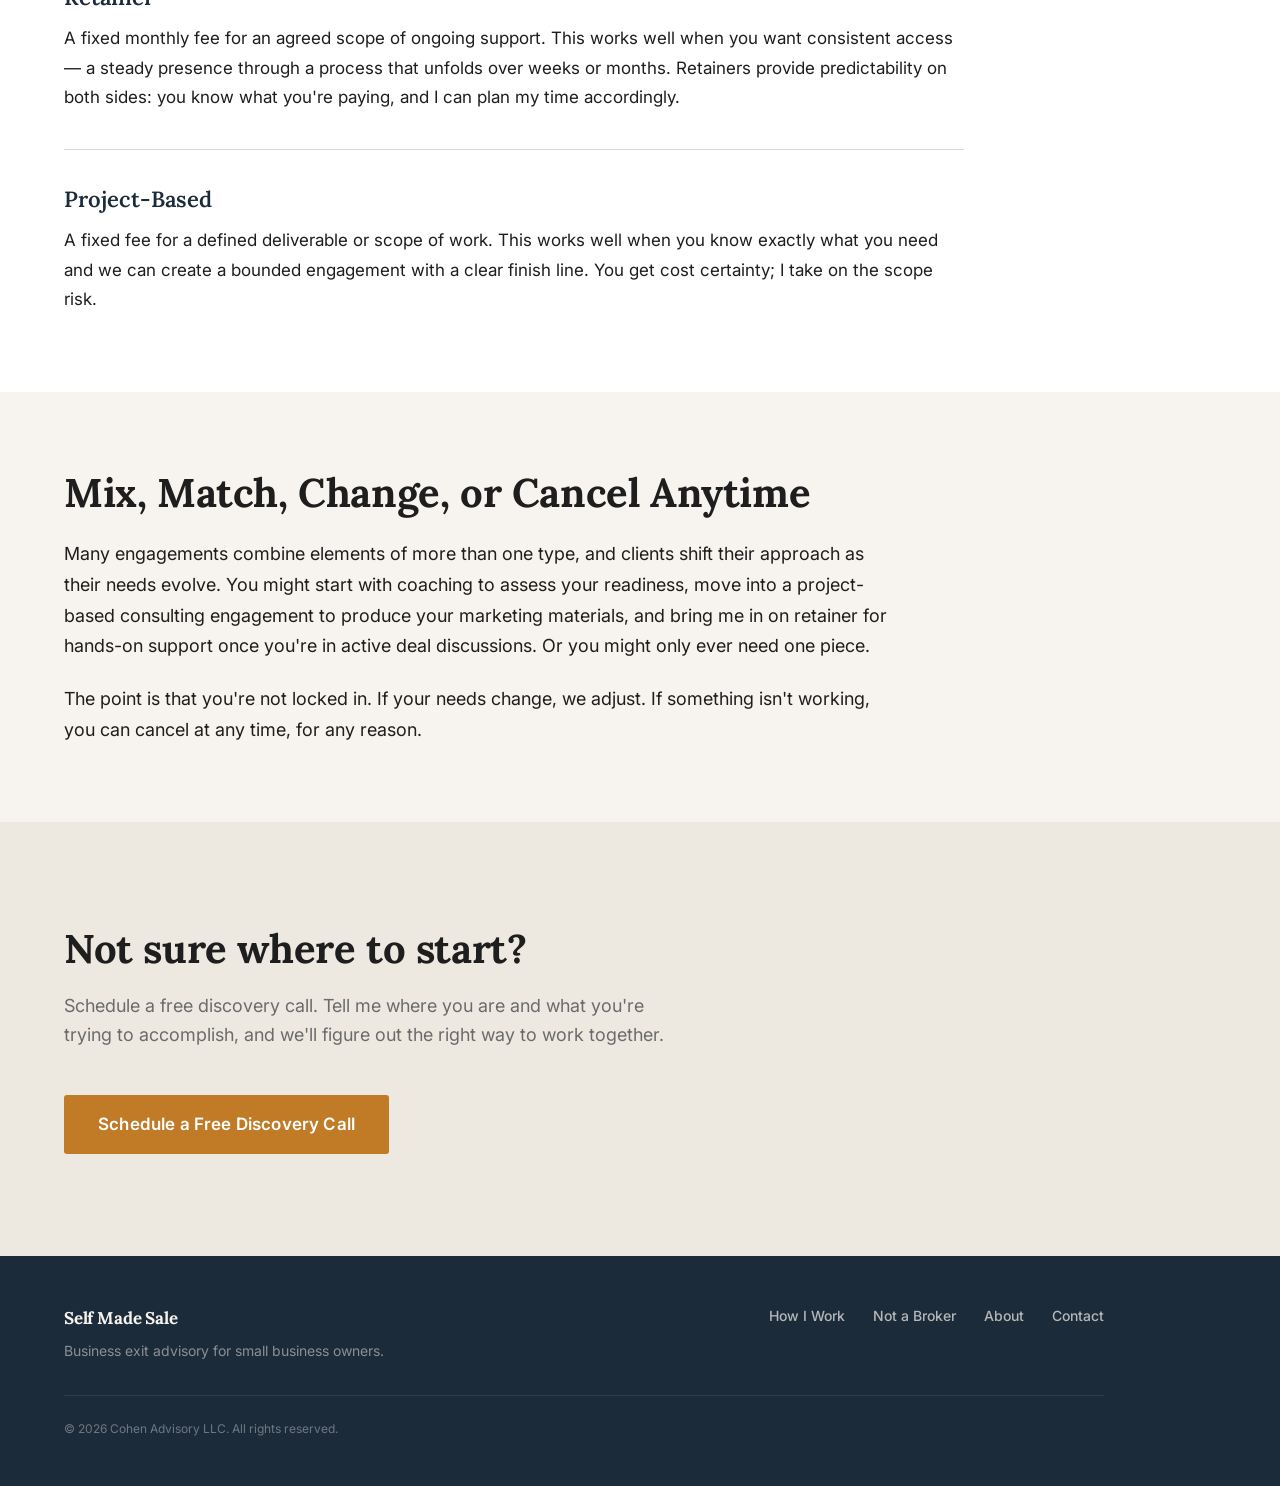
<file: how-i-work.html>
<!DOCTYPE html>
<html lang="en">
<head>
    <meta charset="UTF-8">
    <meta name="viewport" content="width=device-width, initial-scale=1.0">
    <title>How I Work — Self Made Sale</title>
    <meta name="description" content="Ross Cohen works as a coach, consultant, or hands-on advisor — priced by project or retainer, with no commission and no lock-in.">
    <link rel="preconnect" href="https://fonts.googleapis.com">
    <link rel="preconnect" href="https://fonts.gstatic.com" crossorigin>
    <link href="https://fonts.googleapis.com/css2?family=Lora:wght@600;700&family=Inter:wght@400;500;600&display=swap" rel="stylesheet">
    <link rel="stylesheet" href="styles.css">
    <link rel="icon" href="data:image/svg+xml,<svg xmlns='http://www.w3.org/2000/svg' viewBox='0 0 100 100'><rect width='100' height='100' fill='%23F7F4EF'/><text y='78' x='50' text-anchor='middle' font-size='64' font-family='Georgia,serif' font-weight='700' fill='%231C2B3A'>S</text></svg>">
</head>
<body>

    <!-- ================================================================
         NAVIGATION
         ================================================================ -->
    <nav class="nav" id="main-nav">
        <div class="container nav-inner">
            <a href="index.html" class="nav-logo">Self Made Sale</a>
            <button class="nav-toggle" id="nav-toggle" aria-label="Toggle navigation" aria-expanded="false">
                <span></span>
                <span></span>
                <span></span>
            </button>
            <ul class="nav-links" id="nav-links">
                <li><a href="how-i-work.html" aria-current="page">How I Work</a></li>
                <li><a href="not-a-broker.html">Not a Broker</a></li>
                <li><a href="about.html">About</a></li>
                <li><a href="#" class="contact-trigger">Contact</a></li>
                <li><a href="https://calendar.app.google/1Awy9fHebL7j779u8" class="btn btn-amber btn-sm" target="_blank" rel="noopener noreferrer">Schedule a Free Discovery Call</a></li>
            </ul>
        </div>
    </nav>

    <!-- ================================================================
         PAGE HEADER
         ================================================================ -->
    <header class="page-header">
        <div class="container">
            <p class="hero-eyebrow">How I Work</p>
            <h1>Flexible by Design</h1>
        </div>
    </header>

    <!-- ================================================================
         SECTION 1: INTRO
         ================================================================ -->
    <section class="section section-hiw-intro reveal-section">
        <div class="container editorial">
            <p>Depending on your needs, I can serve you as a coach, consultant, or do the hands-on work for you. I price work by project or on retainer, and I offer the flexibility to mix and match, change over time, or cancel with no hassle. The point is maximum flexibility and transparency — so I can meet you where you are and help you accomplish your goals.</p>
        </div>
    </section>

    <!-- ================================================================
         SECTION 2: ENGAGEMENT TYPES (ACCORDION)
         ================================================================ -->
    <section class="section section-hiw-engagements reveal-section" id="engagement-types">
        <div class="container">
            <h2>Engagement Types</h2>

            <div class="accordion">

                <!-- Coaching -->
                <div class="accordion-item is-open" id="coaching">
                    <button class="accordion-trigger" aria-expanded="true" aria-controls="coaching-body">
                        <div class="accordion-trigger-left">
                            <div class="accordion-heading">
                                <svg xmlns="http://www.w3.org/2000/svg" width="22" height="22" viewBox="0 0 24 24" fill="none" stroke="currentColor" stroke-width="1.75" stroke-linecap="round" stroke-linejoin="round" class="who-help-card-icon" aria-hidden="true"><circle cx="12" cy="12" r="10"/><polygon points="16.24 7.76 14.12 14.12 7.76 16.24 9.88 9.88 16.24 7.76"/></svg>
                                <h3 class="accordion-title">Coaching</h3>
                            </div>
                            <p class="accordion-descriptor">You're driving the strategy and execution. I'm directing and advising you along the way.</p>
                        </div>
                        <svg xmlns="http://www.w3.org/2000/svg" width="20" height="20" viewBox="0 0 24 24" fill="none" stroke="currentColor" stroke-width="1.75" stroke-linecap="round" stroke-linejoin="round" class="accordion-chevron" aria-hidden="true"><polyline points="6 9 12 15 18 9"/></svg>
                    </button>
                    <div class="accordion-body-wrap" id="coaching-body" role="region">
                        <div class="accordion-body-inner">
                            <p class="accordion-body-text">In a coaching engagement, I serve as your advisor and sounding board. We talk through your situation, I share my perspective on approach and strategy, and you execute. This might look like working through how to position your business for a specific type of buyer, figuring out which financial gaps to address before going to market, or pressure-testing a term sheet before you respond. This works well for owners who are capable of running their own process but want an experienced voice in their corner — someone who's been through these transactions and can help avoid the mistakes that are hard to see from the inside.</p>
                        </div>
                    </div>
                </div>

                <!-- Consulting -->
                <div class="accordion-item" id="consulting">
                    <button class="accordion-trigger" aria-expanded="false" aria-controls="consulting-body">
                        <div class="accordion-trigger-left">
                            <div class="accordion-heading">
                                <svg xmlns="http://www.w3.org/2000/svg" width="22" height="22" viewBox="0 0 24 24" fill="none" stroke="currentColor" stroke-width="1.75" stroke-linecap="round" stroke-linejoin="round" class="who-help-card-icon" aria-hidden="true"><path d="M16 4h2a2 2 0 0 1 2 2v14a2 2 0 0 1-2 2H6a2 2 0 0 1-2-2V6a2 2 0 0 1 2-2h2"/><rect x="8" y="2" width="8" height="4" rx="1" ry="1"/></svg>
                                <h3 class="accordion-title">Consulting</h3>
                            </div>
                            <p class="accordion-descriptor">I help define the strategy and produce the work product, while you drive the execution.</p>
                        </div>
                        <svg xmlns="http://www.w3.org/2000/svg" width="20" height="20" viewBox="0 0 24 24" fill="none" stroke="currentColor" stroke-width="1.75" stroke-linecap="round" stroke-linejoin="round" class="accordion-chevron" aria-hidden="true"><polyline points="6 9 12 15 18 9"/></svg>
                    </button>
                    <div class="accordion-body-wrap" id="consulting-body" role="region">
                        <div class="accordion-body-inner">
                            <p class="accordion-body-text">In a consulting engagement, I take on specific analytical or strategic tasks and deliver tangible outputs. This might be a detailed assessment of whether your business is ready to sell, a positioning document that frames your business for potential buyers, a target list of buyer candidates, or a marketing teaser to generate interest. You get a finished work product, not just advice about how to create one.</p>
                        </div>
                    </div>
                </div>

                <!-- Hands-on Work -->
                <div class="accordion-item" id="hands-on-work">
                    <button class="accordion-trigger" aria-expanded="false" aria-controls="hands-on-body">
                        <div class="accordion-trigger-left">
                            <div class="accordion-heading">
                                <svg xmlns="http://www.w3.org/2000/svg" width="22" height="22" viewBox="0 0 24 24" fill="none" stroke="currentColor" stroke-width="1.75" stroke-linecap="round" stroke-linejoin="round" class="who-help-card-icon" aria-hidden="true"><path d="M14.7 6.3a1 1 0 0 0 0 1.4l1.6 1.6a1 1 0 0 0 1.4 0l3.77-3.77a6 6 0 0 1-7.94 7.94l-6.91 6.91a2.12 2.12 0 0 1-3-3l6.91-6.91a6 6 0 0 1 7.94-7.94l-3.76 3.76z"/></svg>
                                <h3 class="accordion-title">Hands-on Work</h3>
                            </div>
                            <p class="accordion-descriptor">I'm in it with you, and we're doing the execution work together as a team.</p>
                        </div>
                        <svg xmlns="http://www.w3.org/2000/svg" width="20" height="20" viewBox="0 0 24 24" fill="none" stroke="currentColor" stroke-width="1.75" stroke-linecap="round" stroke-linejoin="round" class="accordion-chevron" aria-hidden="true"><polyline points="6 9 12 15 18 9"/></svg>
                    </button>
                    <div class="accordion-body-wrap" id="hands-on-body" role="region">
                        <div class="accordion-body-inner">
                            <p class="accordion-body-text">This is the most intensive engagement type. Rather than advising or delivering documents, I'm actively running any or all aspects of the transaction on your behalf. That might mean conducting outreach to potential buyers, coordinating the diligence process, managing the flow of information and requests between parties, or keeping the deal on track when complications arise.</p>
                        </div>
                    </div>
                </div>

            </div><!-- /.accordion -->
        </div>
    </section>

    <!-- ================================================================
         SECTION 3: HOW I PRICE
         ================================================================ -->
    <section class="section section-hiw-pricing reveal-section" id="pricing">
        <div class="container">
            <h2>How I Price</h2>

            <div class="pricing-stack">

                <div class="pricing-item">
                    <h3>Retainer</h3>
                    <p>A fixed monthly fee for an agreed scope of ongoing support. This works well when you want consistent access — a steady presence through a process that unfolds over weeks or months. Retainers provide predictability on both sides: you know what you're paying, and I can plan my time accordingly.</p>
                </div>

                <div class="pricing-item">
                    <h3>Project-Based</h3>
                    <p>A fixed fee for a defined deliverable or scope of work. This works well when you know exactly what you need and we can create a bounded engagement with a clear finish line. You get cost certainty; I take on the scope risk.</p>
                </div>

            </div><!-- /.pricing-stack -->
        </div>
    </section>

    <!-- ================================================================
         SECTION 4: MIX, MATCH, CHANGE, OR CANCEL
         ================================================================ -->
    <section class="section section-hiw-flex reveal-section">
        <div class="container editorial">
            <h2>Mix, Match, Change, or Cancel Anytime</h2>
            <p>Many engagements combine elements of more than one type, and clients shift their approach as their needs evolve. You might start with coaching to assess your readiness, move into a project-based consulting engagement to produce your marketing materials, and bring me in on retainer for hands-on support once you're in active deal discussions. Or you might only ever need one piece.</p>
            <p>The point is that you're not locked in. If your needs change, we adjust. If something isn't working, you can cancel at any time, for any reason.</p>
        </div>
    </section>

    <!-- ================================================================
         CTA
         ================================================================ -->
    <section class="section section-cta reveal-section">
        <div class="container cta-inner">
            <h2>Not sure where to start?</h2>
            <p>Schedule a free discovery call. Tell me where you are and what you're trying to accomplish, and we'll figure out the right way to work together.</p>
            <a href="https://calendar.app.google/1Awy9fHebL7j779u8" class="btn btn-amber btn-lg" target="_blank" rel="noopener noreferrer">Schedule a Free Discovery Call</a>
        </div>
    </section>

    <!-- ================================================================
         FOOTER
         ================================================================ -->
    <footer class="footer">
        <div class="container footer-inner">
            <div class="footer-top">
                <div class="footer-brand">
                    <span class="footer-logo">Self Made Sale</span>
                    <span class="footer-tagline">Business exit advisory for small business owners.</span>
                </div>
                <nav class="footer-nav" aria-label="Footer navigation">
                    <a href="how-i-work.html">How I Work</a>
                    <a href="not-a-broker.html">Not a Broker</a>
                    <a href="about.html">About</a>
                    <a href="#" class="contact-trigger">Contact</a>
                </nav>
            </div>
            <p class="footer-legal">© 2026 Cohen Advisory LLC. All rights reserved.</p>
        </div>
    </footer>

    <!-- ================================================================
         STICKY DISCOVERY CALL BAR
         ================================================================ -->
    <div class="sticky-bar" id="sticky-bar">
        <div class="container sticky-bar-inner">
            <span class="sticky-bar-text">Ready to talk about selling your business?</span>
            <a href="https://calendar.app.google/1Awy9fHebL7j779u8" class="btn btn-amber btn-sm" target="_blank" rel="noopener noreferrer">Schedule a Free Discovery Call</a>
            <button class="sticky-bar-close" id="sticky-bar-close" aria-label="Dismiss">&#x2715;</button>
        </div>
    </div>

    <!-- ================================================================
         CONTACT FORM MODAL
         ================================================================ -->
    <div class="contact-modal" id="contact-modal" role="dialog" aria-modal="true" aria-label="Contact form" hidden>
        <div class="contact-modal-overlay" id="contact-modal-overlay"></div>
        <div class="contact-modal-box">
            <button class="contact-modal-close" id="contact-modal-close" aria-label="Close contact form">&#x2715;</button>
            <iframe src="https://docs.google.com/forms/d/e/1FAIpQLSfPkIqIH0m0FfRTzsk3r-wWbfALVjV-FiWlqww_6iNpNB8LVA/viewform?embedded=true" width="100%" height="580" frameborder="0" marginheight="0" marginwidth="0" title="Contact form" loading="lazy">Loading…</iframe>
        </div>
    </div>

    <!-- ================================================================
         SCRIPTS
         ================================================================ -->
    <script>
    (function () {

        // --- Accordion ---
        var accordionItems = document.querySelectorAll('.accordion-item');

        accordionItems.forEach(function (item) {
            var trigger = item.querySelector('.accordion-trigger');
            trigger.addEventListener('click', function () {
                var isOpen = item.classList.contains('is-open');

                // Close all
                accordionItems.forEach(function (i) {
                    i.classList.remove('is-open');
                    i.querySelector('.accordion-trigger').setAttribute('aria-expanded', 'false');
                });

                // Open clicked if it was closed
                if (!isOpen) {
                    item.classList.add('is-open');
                    trigger.setAttribute('aria-expanded', 'true');
                }
            });
        });

        // --- Scroll reveal ---
        var revealObserver = new IntersectionObserver(function (entries) {
            entries.forEach(function (entry) {
                if (entry.isIntersecting) {
                    entry.target.classList.add('revealed');
                    revealObserver.unobserve(entry.target);
                }
            });
        }, { threshold: 0.1 });

        document.querySelectorAll('.reveal-section').forEach(function (el) {
            revealObserver.observe(el);
        });

        // --- Sticky discovery call bar ---
        var stickyBar = document.getElementById('sticky-bar');
        var stickyClose = document.getElementById('sticky-bar-close');
        var footer = document.querySelector('.footer');
        var dismissed = false;

        window.addEventListener('scroll', function () {
            if (dismissed) return;
            var pastThreshold = window.scrollY > 400;
            var footerVisible = footer && footer.getBoundingClientRect().top < window.innerHeight;
            if (pastThreshold && !footerVisible) {
                stickyBar.classList.add('visible');
            } else {
                stickyBar.classList.remove('visible');
            }
        }, { passive: true });

        if (stickyClose) {
            stickyClose.addEventListener('click', function () {
                dismissed = true;
                stickyBar.classList.remove('visible');
            });
        }

        // --- Contact form modal ---
        var contactModal = document.getElementById('contact-modal');
        var contactModalClose = document.getElementById('contact-modal-close');
        var contactModalOverlay = document.getElementById('contact-modal-overlay');

        function openContactModal(e) {
            e.preventDefault();
            contactModal.removeAttribute('hidden');
            document.body.style.overflow = 'hidden';
            contactModalClose.focus();
        }

        function closeContactModal() {
            contactModal.setAttribute('hidden', '');
            document.body.style.overflow = '';
        }

        document.querySelectorAll('.contact-trigger').forEach(function (el) {
            el.addEventListener('click', openContactModal);
        });

        if (contactModalClose) {
            contactModalClose.addEventListener('click', closeContactModal);
        }

        if (contactModalOverlay) {
            contactModalOverlay.addEventListener('click', closeContactModal);
        }

        document.addEventListener('keydown', function (e) {
            if (e.key === 'Escape' && contactModal && !contactModal.hasAttribute('hidden')) {
                closeContactModal();
            }
        });

        // --- Mobile nav toggle ---
        var navToggle = document.getElementById('nav-toggle');
        var navLinks = document.getElementById('nav-links');
        if (navToggle && navLinks) {
            navToggle.addEventListener('click', function () {
                var expanded = this.getAttribute('aria-expanded') === 'true';
                this.setAttribute('aria-expanded', String(!expanded));
                navLinks.classList.toggle('nav-open');
            });
        }

    }());
    </script>

</body>
</html>
</file>
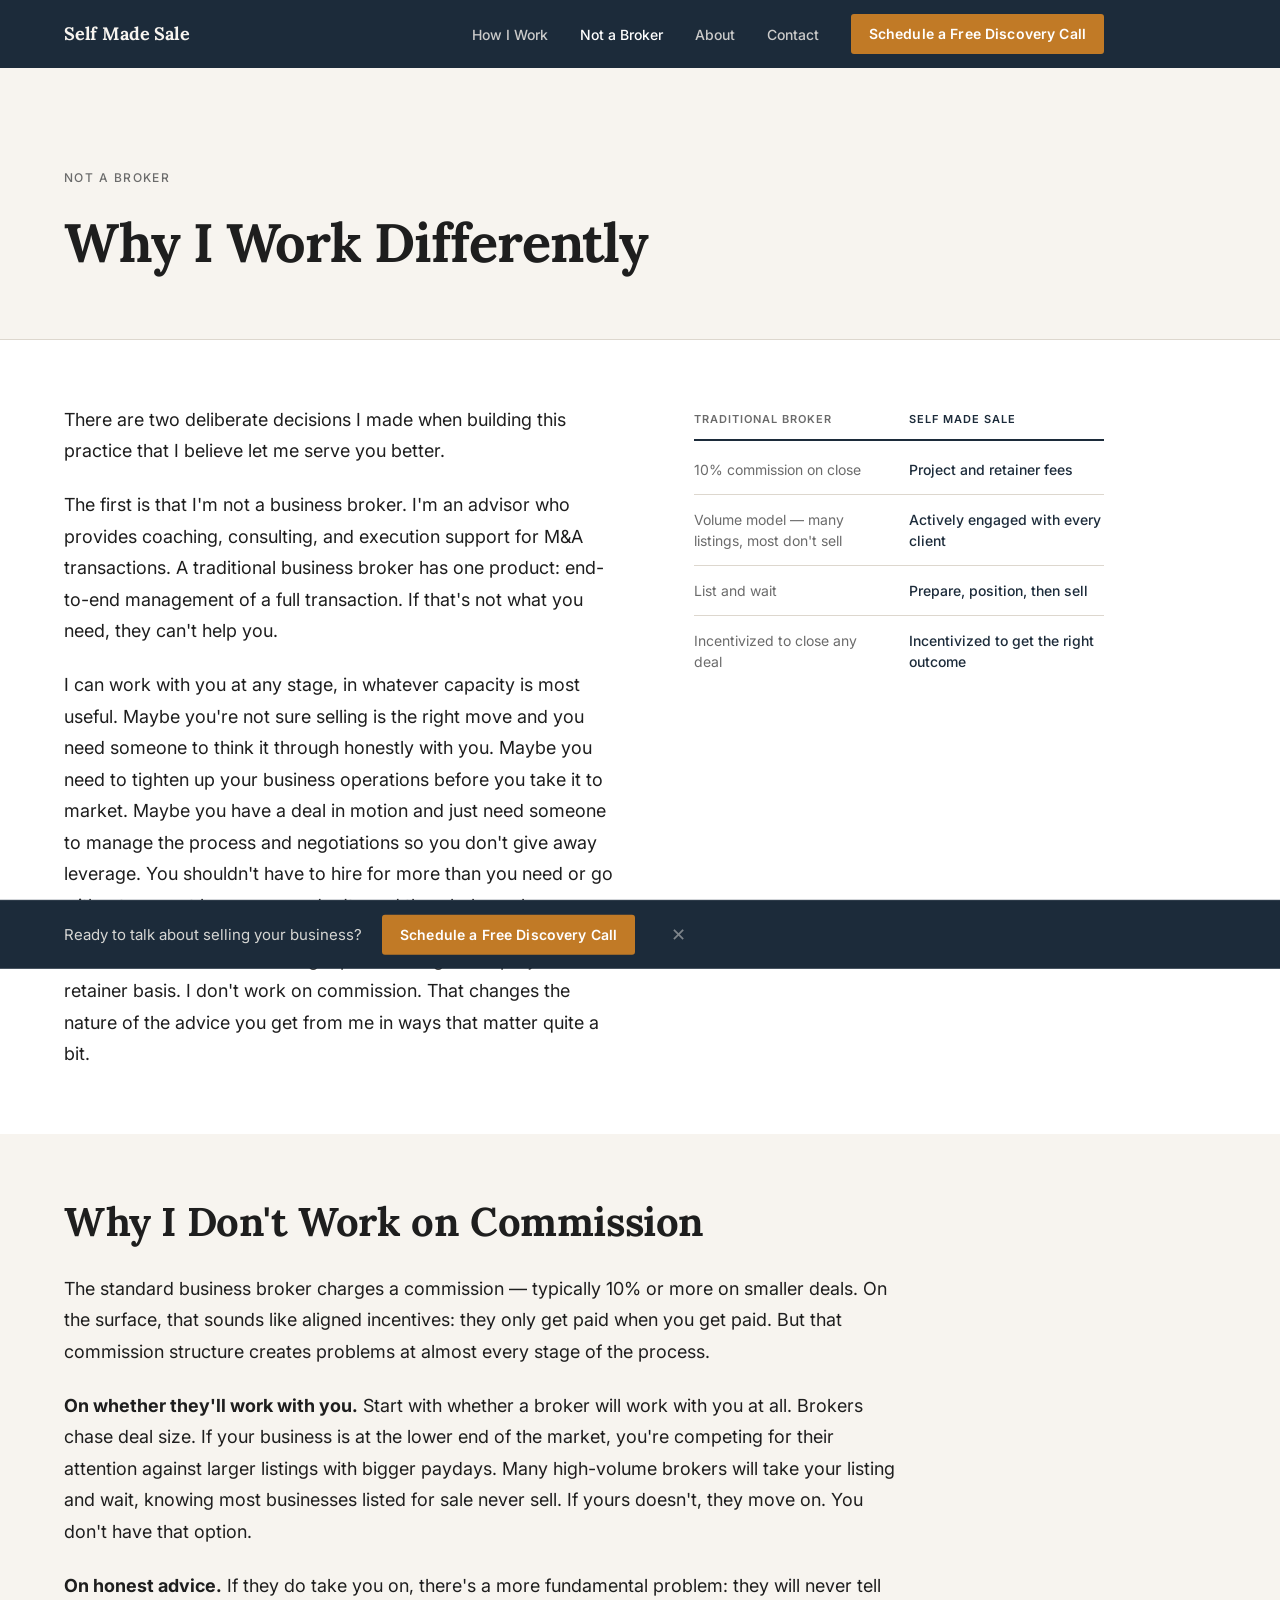
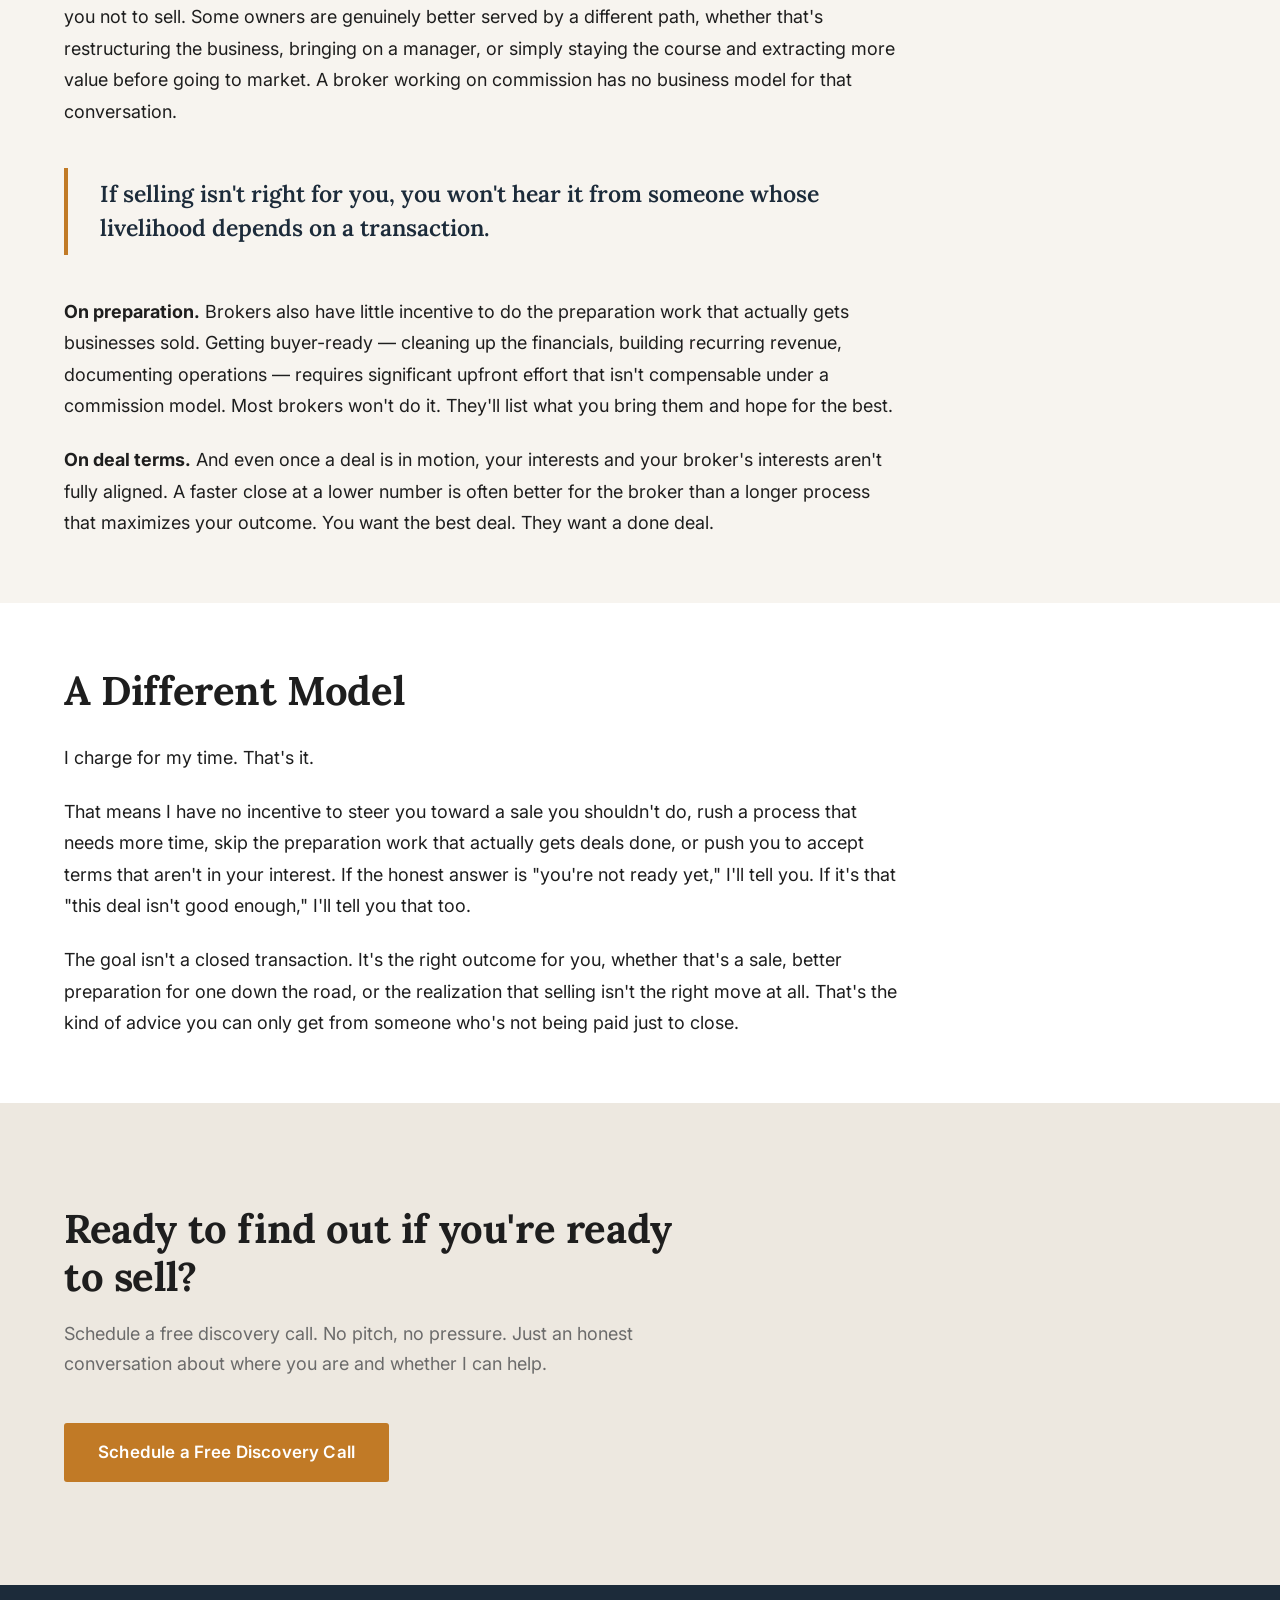
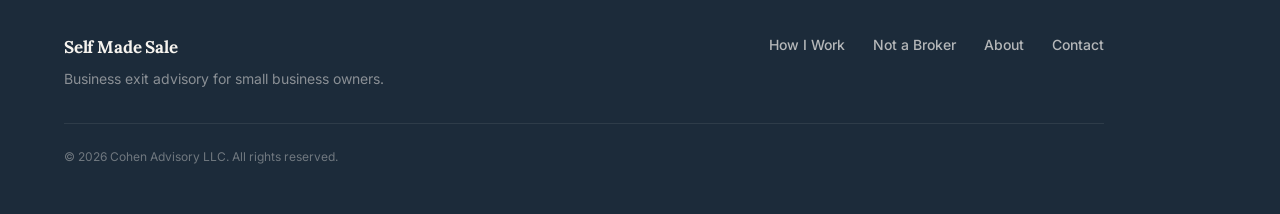
<file: not-a-broker.html>
<!DOCTYPE html>
<html lang="en">
<head>
    <meta charset="UTF-8">
    <meta name="viewport" content="width=device-width, initial-scale=1.0">
    <title>Why I Work Differently — Self Made Sale</title>
    <meta name="description" content="Ross Cohen is not a business broker. He charges hourly and retainer fees — not commission. That changes everything about the advice you get.">
    <link rel="preconnect" href="https://fonts.googleapis.com">
    <link rel="preconnect" href="https://fonts.gstatic.com" crossorigin>
    <link href="https://fonts.googleapis.com/css2?family=Lora:wght@600;700&family=Inter:wght@400;500;600&display=swap" rel="stylesheet">
    <link rel="stylesheet" href="styles.css">
    <link rel="icon" href="data:image/svg+xml,<svg xmlns='http://www.w3.org/2000/svg' viewBox='0 0 100 100'><rect width='100' height='100' fill='%23F7F4EF'/><text y='78' x='50' text-anchor='middle' font-size='64' font-family='Georgia,serif' font-weight='700' fill='%231C2B3A'>S</text></svg>">
</head>
<body>

    <!-- ================================================================
         NAVIGATION
         ================================================================ -->
    <nav class="nav" id="main-nav">
        <div class="container nav-inner">
            <a href="index.html" class="nav-logo">Self Made Sale</a>
            <button class="nav-toggle" id="nav-toggle" aria-label="Toggle navigation" aria-expanded="false">
                <span></span>
                <span></span>
                <span></span>
            </button>
            <ul class="nav-links" id="nav-links">
                <li><a href="how-i-work.html">How I Work</a></li>
                <li><a href="not-a-broker.html" aria-current="page">Not a Broker</a></li>
                <li><a href="about.html">About</a></li>
                <li><a href="#" class="contact-trigger">Contact</a></li>
                <li><a href="https://calendar.app.google/1Awy9fHebL7j779u8" class="btn btn-amber btn-sm" target="_blank" rel="noopener noreferrer">Schedule a Free Discovery Call</a></li>
            </ul>
        </div>
    </nav>

    <!-- ================================================================
         PAGE HEADER
         ================================================================ -->
    <header class="page-header">
        <div class="container">
            <p class="hero-eyebrow">Not a Broker</p>
            <h1>Why I Work Differently</h1>
        </div>
    </header>

    <!-- ================================================================
         SECTION 1: INTRO + CONTRAST PANEL
         ================================================================ -->
    <section class="section section-nab-intro reveal-section">
        <div class="container nab-intro-grid">
            <div class="nab-prose">
                <p>There are two deliberate decisions I made when building this practice that I believe let me serve you better.</p>
                <p>The first is that I'm not a business broker. I'm an advisor who provides coaching, consulting, and execution support for M&A transactions. A traditional business broker has one product: end-to-end management of a full transaction. If that's not what you need, they can't help you.</p>
                <p>I can work with you at any stage, in whatever capacity is most useful. Maybe you're not sure selling is the right move and you need someone to think it through honestly with you. Maybe you need to tighten up your business operations before you take it to market. Maybe you have a deal in motion and just need someone to manage the process and negotiations so you don't give away leverage. You shouldn't have to hire for more than you need or go without support because you don't need the whole package.</p>
                <p>The second decision is how I get paid. I charge on a project or retainer basis. I don't work on commission. That changes the nature of the advice you get from me in ways that matter quite a bit.</p>
            </div>

            <aside class="contrast-panel">
                <div class="contrast-header">
                    <span class="contrast-label contrast-label--broker">Traditional Broker</span>
                    <span class="contrast-label contrast-label--sms">Self Made Sale</span>
                </div>
                <div class="contrast-row">
                    <span class="contrast-broker">10% commission on close</span>
                    <span class="contrast-sms">Project and retainer fees</span>
                </div>
                <div class="contrast-row">
                    <span class="contrast-broker">Volume model — many listings, most don't sell</span>
                    <span class="contrast-sms">Actively engaged with every client</span>
                </div>
                <div class="contrast-row">
                    <span class="contrast-broker">List and wait</span>
                    <span class="contrast-sms">Prepare, position, then sell</span>
                </div>
                <div class="contrast-row">
                    <span class="contrast-broker">Incentivized to close any deal</span>
                    <span class="contrast-sms">Incentivized to get the right outcome</span>
                </div>
            </aside>
        </div>
    </section>

    <!-- ================================================================
         SECTION 2: WHY I DON'T WORK ON COMMISSION
         ================================================================ -->
    <section class="section section-nab-commission reveal-section">
        <div class="container editorial">
            <h2>Why I Don't Work on Commission</h2>
            <p>The standard business broker charges a commission — typically 10% or more on smaller deals. On the surface, that sounds like aligned incentives: they only get paid when you get paid. But that commission structure creates problems at almost every stage of the process.</p>
            <p><strong>On whether they'll work with you.</strong> Start with whether a broker will work with you at all. Brokers chase deal size. If your business is at the lower end of the market, you're competing for their attention against larger listings with bigger paydays. Many high-volume brokers will take your listing and wait, knowing most businesses listed for sale never sell. If yours doesn't, they move on. You don't have that option.</p>
            <p><strong>On honest advice.</strong> If they do take you on, there's a more fundamental problem: they will never tell you not to sell. Some owners are genuinely better served by a different path, whether that's restructuring the business, bringing on a manager, or simply staying the course and extracting more value before going to market. A broker working on commission has no business model for that conversation.</p>
            <blockquote class="nab-pull-quote">If selling isn't right for you, you won't hear it from someone whose livelihood depends on a transaction.</blockquote>
            <p><strong>On preparation.</strong> Brokers also have little incentive to do the preparation work that actually gets businesses sold. Getting buyer-ready — cleaning up the financials, building recurring revenue, documenting operations — requires significant upfront effort that isn't compensable under a commission model. Most brokers won't do it. They'll list what you bring them and hope for the best.</p>
            <p><strong>On deal terms.</strong> And even once a deal is in motion, your interests and your broker's interests aren't fully aligned. A faster close at a lower number is often better for the broker than a longer process that maximizes your outcome. You want the best deal. They want a done deal.</p>
        </div>
    </section>

    <!-- ================================================================
         SECTION 3: A DIFFERENT MODEL
         ================================================================ -->
    <section class="section section-nab-model reveal-section">
        <div class="container editorial">
            <h2>A Different Model</h2>
            <p>I charge for my time. That's it.</p>
            <p>That means I have no incentive to steer you toward a sale you shouldn't do, rush a process that needs more time, skip the preparation work that actually gets deals done, or push you to accept terms that aren't in your interest. If the honest answer is "you're not ready yet," I'll tell you. If it's that "this deal isn't good enough," I'll tell you that too.</p>
            <p>The goal isn't a closed transaction. It's the right outcome for you, whether that's a sale, better preparation for one down the road, or the realization that selling isn't the right move at all. That's the kind of advice you can only get from someone who's not being paid just to close.</p>
        </div>
    </section>

    <!-- ================================================================
         CTA
         ================================================================ -->
    <section class="section section-cta reveal-section">
        <div class="container cta-inner">
            <h2>Ready to find out if you're ready to sell?</h2>
            <p>Schedule a free discovery call. No pitch, no pressure. Just an honest conversation about where you are and whether I can help.</p>
            <a href="https://calendar.app.google/1Awy9fHebL7j779u8" class="btn btn-amber btn-lg" target="_blank" rel="noopener noreferrer">Schedule a Free Discovery Call</a>
        </div>
    </section>

    <!-- ================================================================
         FOOTER
         ================================================================ -->
    <footer class="footer">
        <div class="container footer-inner">
            <div class="footer-top">
                <div class="footer-brand">
                    <span class="footer-logo">Self Made Sale</span>
                    <span class="footer-tagline">Business exit advisory for small business owners.</span>
                </div>
                <nav class="footer-nav" aria-label="Footer navigation">
                    <a href="how-i-work.html">How I Work</a>
                    <a href="not-a-broker.html">Not a Broker</a>
                    <a href="about.html">About</a>
                    <a href="#" class="contact-trigger">Contact</a>
                </nav>
            </div>
            <p class="footer-legal">© 2026 Cohen Advisory LLC. All rights reserved.</p>
        </div>
    </footer>

    <!-- ================================================================
         STICKY DISCOVERY CALL BAR
         ================================================================ -->
    <div class="sticky-bar" id="sticky-bar">
        <div class="container sticky-bar-inner">
            <span class="sticky-bar-text">Ready to talk about selling your business?</span>
            <a href="https://calendar.app.google/1Awy9fHebL7j779u8" class="btn btn-amber btn-sm" target="_blank" rel="noopener noreferrer">Schedule a Free Discovery Call</a>
            <button class="sticky-bar-close" id="sticky-bar-close" aria-label="Dismiss">&#x2715;</button>
        </div>
    </div>

    <!-- ================================================================
         CONTACT FORM MODAL
         ================================================================ -->
    <div class="contact-modal" id="contact-modal" role="dialog" aria-modal="true" aria-label="Contact form" hidden>
        <div class="contact-modal-overlay" id="contact-modal-overlay"></div>
        <div class="contact-modal-box">
            <button class="contact-modal-close" id="contact-modal-close" aria-label="Close contact form">&#x2715;</button>
            <iframe src="https://docs.google.com/forms/d/e/1FAIpQLSfPkIqIH0m0FfRTzsk3r-wWbfALVjV-FiWlqww_6iNpNB8LVA/viewform?embedded=true" width="100%" height="580" frameborder="0" marginheight="0" marginwidth="0" title="Contact form" loading="lazy">Loading…</iframe>
        </div>
    </div>

    <!-- ================================================================
         SCRIPTS
         ================================================================ -->
    <script>
    (function () {

        // --- Scroll reveal ---
        var revealObserver = new IntersectionObserver(function (entries) {
            entries.forEach(function (entry) {
                if (entry.isIntersecting) {
                    entry.target.classList.add('revealed');
                    revealObserver.unobserve(entry.target);
                }
            });
        }, { threshold: 0.1 });

        document.querySelectorAll('.reveal-section').forEach(function (el) {
            revealObserver.observe(el);
        });

        // --- Sticky discovery call bar ---
        var stickyBar = document.getElementById('sticky-bar');
        var stickyClose = document.getElementById('sticky-bar-close');
        var footer = document.querySelector('.footer');
        var dismissed = false;

        window.addEventListener('scroll', function () {
            if (dismissed) return;
            var pastThreshold = window.scrollY > 400;
            var footerVisible = footer && footer.getBoundingClientRect().top < window.innerHeight;
            if (pastThreshold && !footerVisible) {
                stickyBar.classList.add('visible');
            } else {
                stickyBar.classList.remove('visible');
            }
        }, { passive: true });

        if (stickyClose) {
            stickyClose.addEventListener('click', function () {
                dismissed = true;
                stickyBar.classList.remove('visible');
            });
        }

        // --- Contact form modal ---
        var contactModal = document.getElementById('contact-modal');
        var contactModalClose = document.getElementById('contact-modal-close');
        var contactModalOverlay = document.getElementById('contact-modal-overlay');

        function openContactModal(e) {
            e.preventDefault();
            contactModal.removeAttribute('hidden');
            document.body.style.overflow = 'hidden';
            contactModalClose.focus();
        }

        function closeContactModal() {
            contactModal.setAttribute('hidden', '');
            document.body.style.overflow = '';
        }

        document.querySelectorAll('.contact-trigger').forEach(function (el) {
            el.addEventListener('click', openContactModal);
        });

        if (contactModalClose) {
            contactModalClose.addEventListener('click', closeContactModal);
        }

        if (contactModalOverlay) {
            contactModalOverlay.addEventListener('click', closeContactModal);
        }

        document.addEventListener('keydown', function (e) {
            if (e.key === 'Escape' && contactModal && !contactModal.hasAttribute('hidden')) {
                closeContactModal();
            }
        });

        // --- Mobile nav toggle ---
        var navToggle = document.getElementById('nav-toggle');
        var navLinks = document.getElementById('nav-links');
        if (navToggle && navLinks) {
            navToggle.addEventListener('click', function () {
                var expanded = this.getAttribute('aria-expanded') === 'true';
                this.setAttribute('aria-expanded', String(!expanded));
                navLinks.classList.toggle('nav-open');
            });
        }

    }());
    </script>

</body>
</html>
</file>
<file: styles.css>
/* ================================================================
   SELF MADE SALE — styles.css
   ================================================================ */


/* ----------------------------------------------------------------
   1. CUSTOM PROPERTIES
   ---------------------------------------------------------------- */
:root {
    --color-bg:        #F7F4EF;   /* Warm off-white — page background */
    --color-text:      #1E1E1E;   /* Near-black — primary text */
    --color-navy:      #1C2B3A;   /* Slate navy — nav, stats bar, footer */
    --color-amber:     #C17A26;   /* Muted amber/gold — CTAs, accents */
    --color-secondary: #6B6B6B;   /* Mid-gray — subheads, captions */
    --color-rule:      #DDD7CE;   /* Warm gray — borders, dividers */
    --color-white:     #FFFFFF;   /* White — cards, contrast surfaces */

    --font-serif: 'Lora', Georgia, 'Times New Roman', serif;
    --font-sans:  'Inter', system-ui, -apple-system, sans-serif;

    --max-width:      1100px;
    --editorial-max:  900px;
    --section-gap:    100px;
    --nav-height:     68px;
}


/* ----------------------------------------------------------------
   2. RESET & BASE
   ---------------------------------------------------------------- */
*, *::before, *::after {
    box-sizing: border-box;
    margin: 0;
    padding: 0;
}

html {
    scroll-behavior: smooth;
    font-size: 18px;
}

body {
    background-color: var(--color-bg);
    color: var(--color-text);
    font-family: var(--font-sans);
    font-size: 1rem;
    font-weight: 400;
    line-height: 1.7;
    -webkit-font-smoothing: antialiased;
    -moz-osx-font-smoothing: grayscale;
}

img {
    max-width: 100%;
    height: auto;
    display: block;
}

ul {
    list-style: none;
}

a {
    color: inherit;
    text-decoration: none;
}


/* ----------------------------------------------------------------
   3. TYPOGRAPHY
   ---------------------------------------------------------------- */
h1, h2, h3 {
    font-family: var(--font-serif);
    line-height: 1.2;
    color: var(--color-text);
}

h1 {
    font-size: clamp(52px, 7vw, 80px);
    font-weight: 700;
    letter-spacing: -0.02em;
}

h2 {
    font-size: clamp(30px, 3.5vw, 40px);
    font-weight: 700;
    letter-spacing: -0.01em;
    margin-bottom: 1.25rem;
}

h3 {
    font-size: 24px;
    font-weight: 600;
    margin-bottom: 0.75rem;
}

p {
    margin-bottom: 1.25rem;
}

p:last-child {
    margin-bottom: 0;
}


/* ----------------------------------------------------------------
   4. LAYOUT UTILITIES
   ---------------------------------------------------------------- */
.container {
    max-width: var(--max-width);
    margin-left: clamp(24px, 5vw, 80px);
    margin-right: 0;
    padding-right: clamp(24px, 5vw, 60px);
}

.section {
    padding: var(--section-gap) 0;
}

.editorial {
    max-width: var(--editorial-max);
}


/* ----------------------------------------------------------------
   5. BUTTONS & LINKS
   ---------------------------------------------------------------- */
.btn {
    display: inline-block;
    font-family: var(--font-sans);
    font-weight: 600;
    font-size: 15px;
    letter-spacing: 0.01em;
    border-radius: 3px;
    border: none;
    cursor: pointer;
    text-align: center;
    white-space: nowrap;
    text-decoration: none;
    transition: background-color 0.2s ease, opacity 0.2s ease;
}

.btn-amber {
    background-color: var(--color-amber);
    color: var(--color-white);
    padding: 10px 22px;
}

.btn-amber:hover {
    background-color: #A86820;
    color: var(--color-white);
}

.btn-lg {
    font-size: 17px;
    padding: 15px 34px;
}

.btn-sm {
    font-size: 14px;
    padding: 8px 18px;
}

.link-arrow {
    display: inline-block;
    font-family: var(--font-sans);
    font-weight: 500;
    font-size: 15px;
    color: var(--color-amber);
    margin-top: 1.5rem;
    transition: color 0.2s ease;
}

.link-arrow:hover {
    color: #A86820;
}


/* ----------------------------------------------------------------
   6. NAVIGATION
   ---------------------------------------------------------------- */
.nav {
    position: sticky;
    top: 0;
    z-index: 100;
    background-color: var(--color-navy);
    height: var(--nav-height);
    display: flex;
    align-items: center;
}

.nav-inner {
    display: flex;
    align-items: center;
    justify-content: space-between;
    width: 100%;
}

.nav-logo {
    font-family: var(--font-serif);
    font-size: 18px;
    font-weight: 700;
    color: var(--color-bg);
    letter-spacing: -0.01em;
    flex-shrink: 0;
    transition: color 0.2s ease;
}

.nav-logo:hover {
    color: var(--color-white);
}

.nav-links {
    display: flex;
    align-items: center;
    gap: 32px;
    list-style: none;
}

.nav-links li a:not(.btn) {
    font-family: var(--font-sans);
    font-size: 14px;
    font-weight: 500;
    color: rgba(247, 244, 239, 0.8);
    transition: color 0.2s ease;
}

.nav-links li a:not(.btn):hover {
    color: var(--color-white);
}

/* Hamburger button — hidden on desktop */
.nav-toggle {
    display: none;
    flex-direction: column;
    justify-content: center;
    gap: 5px;
    background: none;
    border: none;
    cursor: pointer;
    padding: 4px;
}

.nav-toggle span {
    display: block;
    width: 22px;
    height: 2px;
    background-color: var(--color-bg);
    transition: transform 0.2s ease, opacity 0.2s ease;
}


/* ----------------------------------------------------------------
   7. HERO
   ---------------------------------------------------------------- */
.hero {
    position: relative;
    padding: clamp(80px, 10vw, 140px) 0;
    overflow: hidden;
}

/* Warm paper grain texture — CSS only */
.hero::before {
    content: '';
    position: absolute;
    inset: 0;
    background-image: url("data:image/svg+xml,%3Csvg xmlns='http://www.w3.org/2000/svg' width='300' height='300'%3E%3Cfilter id='n'%3E%3CfeTurbulence type='fractalNoise' baseFrequency='0.75' numOctaves='4' stitchTiles='stitch'/%3E%3C/filter%3E%3Crect width='300' height='300' filter='url(%23n)' opacity='1'/%3E%3C/svg%3E");
    background-size: 300px 300px;
    opacity: 0.04;
    pointer-events: none;
    z-index: 0;
}

.hero-inner {
    position: relative;
    z-index: 1;
}

.hero-eyebrow {
    font-family: var(--font-sans);
    font-size: 12px;
    font-weight: 500;
    letter-spacing: 0.12em;
    text-transform: uppercase;
    color: var(--color-secondary);
    margin-bottom: 1.25rem;
}

.hero h1 {
    margin-bottom: 1.25rem;
}

.hero-headline-accent {
    color: var(--color-amber);
    text-transform: uppercase;
}

.hero-subhead {
    font-size: clamp(17px, 2vw, 20px);
    color: var(--color-secondary);
    line-height: 1.55;
    margin-bottom: 2.5rem;
    font-weight: 400;
}

.hero-actions {
    display: flex;
    align-items: center;
    gap: 28px;
    flex-wrap: wrap;
}

.hero-learn-more {
    font-family: var(--font-sans);
    font-size: 15px;
    font-weight: 500;
    color: var(--color-secondary);
    text-decoration: none;
    transition: color 0.2s ease;
}

.hero-learn-more:hover {
    color: var(--color-text);
}


/* ----------------------------------------------------------------
   8. STATS BAR
   ---------------------------------------------------------------- */
.stats-bar {
    background-color: var(--color-navy);
    padding: 60px 0;
}

.stats-grid {
    display: grid;
    grid-template-columns: repeat(4, 1fr);
    gap: 32px;
}

.stat-item + .stat-item {
    border-left: 2px solid rgba(193, 122, 38, 0.45);
    padding-left: 32px;
}

.stat-number {
    display: block;
    font-family: var(--font-serif);
    font-size: clamp(30px, 3.2vw, 44px);
    font-weight: 700;
    color: var(--color-white);
    line-height: 1;
    margin-bottom: 10px;
    font-variant-numeric: tabular-nums;
}

.stat-label {
    font-family: var(--font-sans);
    font-size: 12px;
    font-weight: 400;
    color: rgba(247, 244, 239, 0.6);
    line-height: 1.45;
    text-transform: uppercase;
    letter-spacing: 0.04em;
}

.stat-label .lc {
    text-transform: lowercase;
}


/* ----------------------------------------------------------------
   9. WHAT I DO
   ---------------------------------------------------------------- */
.section-what {
    background-color: var(--color-white);
}

.section-what h2 {
    margin-bottom: 1.75rem;
}

.pull-quote {
    font-family: var(--font-serif);
    font-size: clamp(22px, 2.8vw, 30px);
    font-weight: 700;
    color: var(--color-navy);
    line-height: 1.35;
    letter-spacing: -0.01em;
    border-left: 3px solid var(--color-amber);
    padding: 0.25rem 0 0.25rem 1.5rem;
    margin: 2.25rem 0;
    max-width: 680px;
}


/* Who I Help — 3 situation cards */
.who-help-cards {
    display: grid;
    grid-template-columns: repeat(3, 1fr);
    gap: 24px;
    margin: 2.5rem 0;
}

.who-help-card {
    padding: 28px 28px 32px;
    background-color: var(--color-white);
    border: 1px solid var(--color-rule);
    border-top: 3px solid var(--color-amber);
    border-radius: 0 0 4px 4px;
    transition: transform 0.25s ease, box-shadow 0.25s ease;
}

.who-help-card:hover {
    transform: translateY(-5px);
    box-shadow: 0 10px 28px rgba(0, 0, 0, 0.09);
}

.who-help-card h3 {
    display: flex;
    align-items: center;
    gap: 9px;
    font-size: 19px;
    color: var(--color-navy);
    margin-bottom: 0.875rem;
    white-space: nowrap;
}

.who-help-card-icon {
    flex-shrink: 0;
    color: var(--color-amber);
}

.who-help-card p {
    font-size: 16px;
    color: var(--color-secondary);
    line-height: 1.65;
    margin-bottom: 0;
}


/* Situations list */
.situations-list {
    list-style: none;
    margin-top: 1.25rem;
    display: grid;
    grid-template-columns: 1fr 1fr;
    gap: 10px;
}

.situation-item {
    display: flex;
    gap: 14px;
    align-items: flex-start;
    padding: 20px 20px;
    border-left: 3px solid var(--color-rule);
    border-radius: 0 4px 4px 0;
    font-size: 16px;
    line-height: 1.6;
    background-color: var(--color-white);
    box-shadow: 0 1px 4px rgba(0, 0, 0, 0.06);
    transition: border-left-color 0.25s ease, background-color 0.25s ease,
                opacity 0.25s ease, transform 0.25s ease, box-shadow 0.25s ease;
}

.situation-item::before {
    content: '✓';
    display: flex;
    align-items: center;
    justify-content: center;
    flex-shrink: 0;
    width: 18px;
    height: 18px;
    margin-top: 3px;
    border: 1.5px solid var(--color-amber);
    border-radius: 3px;
    font-size: 11px;
    font-weight: 700;
    color: var(--color-amber);
    font-family: var(--font-sans);
    transition: background-color 0.25s ease, color 0.25s ease;
}

/* Dim all siblings when list is being hovered */
.situations-list:hover .situation-item {
    opacity: 0.55;
}

/* Full opacity + highlight on the hovered item */
.situations-list:hover .situation-item:hover {
    opacity: 1;
    border-left-color: var(--color-amber);
    background-color: rgba(193, 122, 38, 0.04);
    box-shadow: 0 2px 10px rgba(0, 0, 0, 0.09);
    transform: translateX(4px);
}

.situations-list:hover .situation-item:hover::before {
    background-color: var(--color-amber);
    color: var(--color-white);
}


/* ----------------------------------------------------------------
   10. WHO I AM + ABOUT PAGE
   ---------------------------------------------------------------- */

/* Inner page header */
.page-header {
    padding: clamp(60px, 8vw, 100px) 0 clamp(36px, 5vw, 56px);
    background-color: var(--color-bg);
    border-bottom: 1px solid var(--color-rule);
}

.page-header h1 {
    font-size: clamp(36px, 4.5vw, 54px);
    margin-bottom: 0.4rem;
}

.page-header-sub {
    font-size: 16px;
    color: var(--color-secondary);
    margin-bottom: 0;
}

/* About bio section */
.section-about {
    background-color: var(--color-white);
}

.about-bio p {
    font-size: 18px;
    line-height: 1.75;
    margin-bottom: 1.25rem;
}

.about-bio p:last-child {
    margin-bottom: 0;
}

.bio-pull-quote {
    font-family: var(--font-serif);
    font-size: clamp(20px, 2.2vw, 24px);
    font-weight: 400;
    font-style: italic;
    color: var(--color-navy);
    line-height: 1.5;
    border-left: 3px solid var(--color-navy);
    padding: 0.25rem 0 0.25rem 1.5rem;
    margin: 2.25rem 0;
}

.bio-rule {
    border: none;
    border-top: 1px solid var(--color-rule);
    margin: 2rem 0 1.25rem;
}

.bio-credentials {
    font-size: 14px !important;
    color: var(--color-secondary) !important;
    line-height: 1.6;
}

/* Active nav link */
[aria-current="page"] {
    color: var(--color-white) !important;
}


/* ----------------------------------------------------------------
   NOT A BROKER PAGE
   ---------------------------------------------------------------- */

/* Tighter section padding for long-form inner pages */
.section-nab-intro,
.section-nab-commission,
.section-nab-model {
    padding: clamp(48px, 5vw, 64px) 0;
}

/* Intro section — prose left, contrast panel right */
.section-nab-intro {
    background-color: var(--color-white);
}

.nab-intro-grid {
    display: grid;
    grid-template-columns: 1.35fr 1fr;
    gap: clamp(48px, 6vw, 80px);
    align-items: start;
}

.nab-prose p {
    font-size: 18px;
    line-height: 1.75;
    margin-bottom: 1.25rem;
}

.nab-prose p:last-child {
    margin-bottom: 0;
}

/* Contrast panel */
.contrast-panel {
    padding-top: 6px;
}

.contrast-header {
    display: grid;
    grid-template-columns: 1fr 1fr;
    gap: 20px;
    padding-bottom: 10px;
    margin-bottom: 4px;
    border-bottom: 2px solid var(--color-navy);
}

.contrast-label {
    font-family: var(--font-sans);
    font-size: 11px;
    font-weight: 600;
    letter-spacing: 0.09em;
    text-transform: uppercase;
}

.contrast-label--broker {
    color: var(--color-secondary);
}

.contrast-label--sms {
    color: var(--color-navy);
}

.contrast-row {
    display: grid;
    grid-template-columns: 1fr 1fr;
    gap: 20px;
    padding: 14px 0;
    border-bottom: 1px solid var(--color-rule);
}

.contrast-row:last-child {
    border-bottom: none;
}

.contrast-broker {
    font-family: var(--font-sans);
    font-size: 14px;
    color: var(--color-secondary);
    line-height: 1.5;
}

.contrast-sms {
    font-family: var(--font-sans);
    font-size: 14px;
    color: var(--color-navy);
    font-weight: 500;
    line-height: 1.5;
}

/* Commission section */
.section-nab-commission {
    background-color: var(--color-bg);
}

.section-nab-commission h2 {
    margin-bottom: 1.5rem;
}

.stat-callout {
    margin-bottom: 2.75rem;
}

.stat-callout-number {
    font-family: var(--font-serif);
    font-size: clamp(52px, 6vw, 72px);
    font-weight: 700;
    color: var(--color-navy);
    line-height: 1;
    letter-spacing: -0.02em;
    margin-bottom: 0.4rem;
}

.stat-callout-label {
    font-family: var(--font-sans);
    font-size: 16px;
    color: var(--color-secondary);
    line-height: 1.4;
}

.nab-pull-quote {
    font-family: var(--font-serif);
    font-size: clamp(18px, 1.8vw, 24px);
    font-weight: 600;
    color: var(--color-navy);
    line-height: 1.5;
    border-left: 4px solid var(--color-amber);
    padding: 0.5rem 0 0.5rem 1.75rem;
    margin: 2.25rem 0;
}

.section-nab-commission p {
    font-size: 18px;
    line-height: 1.75;
    margin-bottom: 1.25rem;
    max-width: var(--editorial-max);
}

.section-nab-commission p:last-child {
    margin-bottom: 0;
}

/* A Different Model section */
.section-nab-model {
    background-color: var(--color-white);
}

.section-nab-model h2 {
    margin-bottom: 1.5rem;
}

.section-nab-model p {
    font-size: 18px;
    line-height: 1.75;
    margin-bottom: 1.25rem;
    max-width: var(--editorial-max);
}

.section-nab-model p:last-child {
    margin-bottom: 0;
}

/* Responsive — collapse contrast panel on tablet */
@media (max-width: 900px) {
    .nab-intro-grid {
        grid-template-columns: 1fr;
    }

    .contrast-panel {
        padding-top: 0;
        border-top: 2px solid var(--color-navy);
        padding-top: 32px;
    }
}
.section-who {
    background-color: var(--color-white);
}
.who-grid {
    display: grid;
    grid-template-columns: 1.25fr 1fr;
    gap: clamp(40px, 6vw, 80px);
    align-items: start;
}

.who-portrait img {
    width: 80%;
    border-radius: 50%;
    object-fit: cover;
    object-position: top center;
}

.who-bio h2 {
    margin-bottom: 1.25rem;
}


/* ----------------------------------------------------------------
   11. HOW I WORK
   ---------------------------------------------------------------- */
.section-how h2 {
    margin-bottom: 1rem;
}

.section-intro {
    font-size: 18px;
    color: var(--color-secondary);
    max-width: var(--editorial-max);
    margin-bottom: 3rem;
    line-height: 1.65;
}

.how-grid {
    display: grid;
    grid-template-columns: repeat(3, 1fr);
    gap: 28px;
    margin-bottom: 2rem;
}

.how-card {
    padding: 32px 28px;
    background-color: var(--color-white);
    border: 1px solid var(--color-rule);
    border-radius: 4px;
    transition: border-color 0.2s ease, box-shadow 0.2s ease;
}

.how-card:hover {
    border-color: var(--color-amber);
    box-shadow: 0 4px 16px rgba(0, 0, 0, 0.06);
}

.how-card h3 {
    display: flex;
    align-items: center;
    gap: 9px;
    color: var(--color-navy);
    margin-bottom: 0.75rem;
}

.how-card p {
    font-size: 16px;
    color: var(--color-secondary);
    line-height: 1.6;
    margin-bottom: 0;
}

.how-card-link {
    font-size: 14px;
    margin-top: 1.25rem;
}

.how-note {
    font-size: 16px;
    color: var(--color-secondary);
    max-width: var(--editorial-max);
    margin-bottom: 1.5rem;
    line-height: 1.65;
}


/* ----------------------------------------------------------------
   12. TESTIMONIALS (scaffolded — hidden until populated)
   ---------------------------------------------------------------- */
.testimonials-grid {
    display: grid;
    grid-template-columns: repeat(3, 1fr);
    gap: 28px;
}

.testimonial-item {
    padding: 28px;
    background-color: var(--color-white);
    border: 1px solid var(--color-rule);
    border-radius: 4px;
}

.testimonial-text {
    font-size: 17px;
    line-height: 1.6;
    color: var(--color-text);
    margin-bottom: 1.25rem;
    font-style: italic;
}

.testimonial-attribution {
    font-size: 14px;
    color: var(--color-secondary);
    font-style: normal;
}


/* ----------------------------------------------------------------
   13. CTA SECTION
   ---------------------------------------------------------------- */
.section-cta {
    background-color: #EDE8E0;
    padding: clamp(80px, 8vw, 120px) 0;
}

.cta-inner {
    max-width: 680px;
}

.cta-inner h2 {
    margin-bottom: 1rem;
}

.cta-inner p {
    font-size: 18px;
    color: var(--color-secondary);
    margin-bottom: 2.5rem;
    line-height: 1.65;
}


/* ----------------------------------------------------------------
   14. FOOTER
   ---------------------------------------------------------------- */
.footer {
    background-color: var(--color-navy);
    padding: 48px 0;
}

.footer-inner {
    display: flex;
    flex-direction: column;
    gap: 32px;
}

.footer-top {
    display: flex;
    align-items: flex-start;
    justify-content: space-between;
    gap: 32px;
}

.footer-brand {
    display: flex;
    flex-direction: column;
    gap: 6px;
}

.footer-logo {
    font-family: var(--font-serif);
    font-size: 17px;
    font-weight: 700;
    color: var(--color-bg);
    letter-spacing: -0.01em;
}

.footer-tagline {
    font-size: 14px;
    color: rgba(247, 244, 239, 0.5);
}

.footer-nav {
    display: flex;
    gap: 28px;
    align-items: center;
    flex-wrap: wrap;
}

.footer-nav a {
    font-size: 14px;
    font-weight: 500;
    color: rgba(247, 244, 239, 0.7);
    transition: color 0.2s ease;
}

.footer-nav a:hover {
    color: var(--color-white);
}

.footer-legal {
    font-size: 12px;
    color: rgba(247, 244, 239, 0.38);
    border-top: 1px solid rgba(255, 255, 255, 0.08);
    padding-top: 24px;
    margin-bottom: 0;
    line-height: 1.5;
}


/* ----------------------------------------------------------------
   15. CONTACT FORM MODAL
   ---------------------------------------------------------------- */
.contact-modal {
    position: fixed;
    inset: 0;
    z-index: 500;
    display: flex;
    align-items: center;
    justify-content: center;
    padding: 24px;
}

.contact-modal[hidden] {
    display: none;
}

.contact-modal-overlay {
    position: absolute;
    inset: 0;
    background-color: rgba(28, 43, 58, 0.75);
    backdrop-filter: blur(3px);
}

.contact-modal-box {
    position: relative;
    z-index: 1;
    background: var(--color-white);
    border-radius: 6px;
    width: 100%;
    max-width: 660px;
    max-height: 90vh;
    overflow-y: auto;
    box-shadow: 0 24px 60px rgba(0, 0, 0, 0.25);
}

.contact-modal-box iframe {
    display: block;
    width: 100%;
    height: 580px;
    border: none;
}

.contact-modal-close {
    position: absolute;
    top: 12px;
    right: 14px;
    z-index: 2;
    background: none;
    border: none;
    font-size: 18px;
    line-height: 1;
    color: var(--color-secondary);
    cursor: pointer;
    padding: 4px 8px;
    transition: color 0.2s ease;
}

.contact-modal-close:hover {
    color: var(--color-text);
}


/* ----------------------------------------------------------------
   16. STICKY DISCOVERY CALL BAR
   ---------------------------------------------------------------- */
.sticky-bar {
    position: fixed;
    bottom: 0;
    left: 0;
    right: 0;
    z-index: 200;
    background-color: var(--color-navy);
    border-top: 1px solid rgba(255, 255, 255, 0.1);
    padding: 14px 0;
    transform: translateY(100%);
    transition: transform 0.3s ease;
}

.sticky-bar.visible {
    transform: translateY(0);
}

.sticky-bar-inner {
    display: flex;
    align-items: center;
    gap: 20px;
    justify-content: flex-start;
}

.sticky-bar-text {
    font-size: 15px;
    color: rgba(247, 244, 239, 0.85);
}

.sticky-bar-close {
    background: none;
    border: none;
    color: rgba(247, 244, 239, 0.45);
    font-size: 18px;
    line-height: 1;
    cursor: pointer;
    padding: 4px 8px;
    margin-left: 8px;
    transition: color 0.2s ease;
}

.sticky-bar-close:hover {
    color: var(--color-white);
}


/* ----------------------------------------------------------------
   16. SCROLL REVEAL ANIMATIONS
   ---------------------------------------------------------------- */
.reveal-section {
    opacity: 0;
    transform: translateY(20px);
    transition: opacity 0.4s ease-out, transform 0.4s ease-out;
}

.reveal-section.revealed {
    opacity: 1;
    transform: translateY(0);
}


/* ----------------------------------------------------------------
   19. HOW I WORK PAGE
   ---------------------------------------------------------------- */

.section-hiw-intro {
    background-color: var(--color-white);
    padding: clamp(48px, 5vw, 64px) 0;
}

.section-hiw-intro p {
    font-size: 18px;
    line-height: 1.75;
    margin-bottom: 0;
}

.section-hiw-engagements,
.section-hiw-flex {
    background-color: var(--color-bg);
    padding: clamp(56px, 6vw, 80px) 0;
}

.section-hiw-pricing {
    background-color: var(--color-white);
    padding: clamp(56px, 6vw, 80px) 0;
}

/* Accordion container */
.accordion {
    display: flex;
    flex-direction: column;
    gap: 12px;
    margin-top: 2.5rem;
}

/* Individual accordion card */
.accordion-item {
    background-color: var(--color-white);
    border: 1px solid var(--color-rule);
    border-radius: 4px;
    overflow: hidden;
    transition: border-color 0.2s ease;
}

.accordion-item:hover,
.accordion-item.is-open {
    border-color: var(--color-amber);
}

/* Trigger button */
.accordion-trigger {
    display: flex;
    align-items: flex-start;
    justify-content: space-between;
    gap: 20px;
    width: 100%;
    padding: 28px 28px;
    background: none;
    border: none;
    cursor: pointer;
    text-align: left;
    color: inherit;
    transition: background-color 0.15s ease;
}

.accordion-trigger:hover {
    background-color: rgba(193, 122, 38, 0.03);
}

.accordion-trigger-left {
    flex: 1;
    min-width: 0;
}

/* Icon + title row */
.accordion-heading {
    display: flex;
    align-items: center;
    gap: 10px;
    margin-bottom: 6px;
}

.accordion-title {
    font-family: var(--font-serif);
    font-size: 22px;
    font-weight: 700;
    color: var(--color-navy);
    margin: 0;
    line-height: 1.2;
}

/* One-sentence descriptor, visible in collapsed state */
.accordion-descriptor {
    font-size: 16px;
    color: var(--color-secondary);
    margin: 0;
    padding-left: 32px; /* 22px icon + 10px gap */
    line-height: 1.5;
}

/* Chevron — rotates when card is open */
.accordion-chevron {
    flex-shrink: 0;
    color: var(--color-amber);
    transition: transform 0.35s ease;
    margin-top: 4px;
}

.accordion-item.is-open .accordion-chevron {
    transform: rotate(180deg);
}

/* Smooth height animation via CSS grid — no bouncing */
.accordion-body-wrap {
    display: grid;
    grid-template-rows: 0fr;
    transition: grid-template-rows 0.35s ease;
}

.accordion-item.is-open .accordion-body-wrap {
    grid-template-rows: 1fr;
}

.accordion-body-inner {
    overflow: hidden;
}

/* Body paragraph — left-aligned with title text */
.accordion-body-text {
    padding: 0 28px 28px 60px; /* left = 28px trigger + 22px icon + 10px gap */
    font-size: 17px;
    line-height: 1.75;
    color: var(--color-text);
    margin: 0;
}

/* Pricing stack */
.pricing-stack {
    margin-top: 2.5rem;
    max-width: var(--editorial-max);
}

.pricing-item {
    padding-bottom: 2rem;
    border-bottom: 1px solid var(--color-rule);
    margin-bottom: 2rem;
}

.pricing-item:last-child {
    border-bottom: none;
    padding-bottom: 0;
    margin-bottom: 0;
}

.pricing-item h3 {
    font-size: 22px;
    color: var(--color-navy);
    margin-bottom: 0.75rem;
}

.pricing-item p {
    font-size: 17px;
    line-height: 1.75;
    color: var(--color-text);
    margin-bottom: 0.75rem;
}

.pricing-item p:last-child {
    margin-bottom: 0;
}


/* ----------------------------------------------------------------
   17. RESPONSIVE — TABLET  (≤ 900px)
   ---------------------------------------------------------------- */
@media (max-width: 900px) {
    .stats-grid {
        grid-template-columns: repeat(2, 1fr);
        gap: 24px;
    }

    .who-grid {
        grid-template-columns: 1fr;
    }

    .who-portrait {
        max-width: 400px;
    }

    .how-grid {
        grid-template-columns: 1fr;
    }

    .editorial {
        max-width: 100%;
    }

    .testimonials-grid {
        grid-template-columns: 1fr;
    }
}


/* ----------------------------------------------------------------
   18. RESPONSIVE — MOBILE  (≤ 640px)
   ---------------------------------------------------------------- */
@media (max-width: 640px) {
    :root {
        --section-gap: 64px;
    }

    /* Mobile nav */
    .nav-toggle {
        display: flex;
    }

    .nav-links {
        display: none;
        position: absolute;
        top: var(--nav-height);
        left: 0;
        right: 0;
        background-color: var(--color-navy);
        flex-direction: column;
        align-items: flex-start;
        padding: 24px clamp(24px, 5vw, 80px);
        gap: 20px;
        border-top: 1px solid rgba(255, 255, 255, 0.1);
        z-index: 99;
    }

    .nav-links.nav-open {
        display: flex;
    }

    .nav-links li a:not(.btn) {
        font-size: 16px;
    }

    /* Stats */
    .stats-grid {
        grid-template-columns: 1fr 1fr;
        gap: 20px;
    }

    /* Who I Help cards */
    .who-help-cards {
        grid-template-columns: 1fr;
    }

    /* Situations */
    .situations-list {
        grid-template-columns: 1fr;
    }

    /* Footer */
    .footer-top {
        flex-direction: column;
        gap: 24px;
    }

    /* Sticky bar */
    .sticky-bar-inner {
        flex-wrap: wrap;
        gap: 12px;
    }

    .sticky-bar-text {
        flex: 1 1 100%;
    }

    .sticky-bar-close {
        margin-left: 0;
    }

    /* Accordion mobile */
    .accordion-trigger {
        padding: 22px 20px;
    }

    .accordion-body-text {
        padding: 0 20px 24px 20px;
    }

    .accordion-descriptor {
        padding-left: 0;
        margin-top: 4px;
    }
}
</file>
